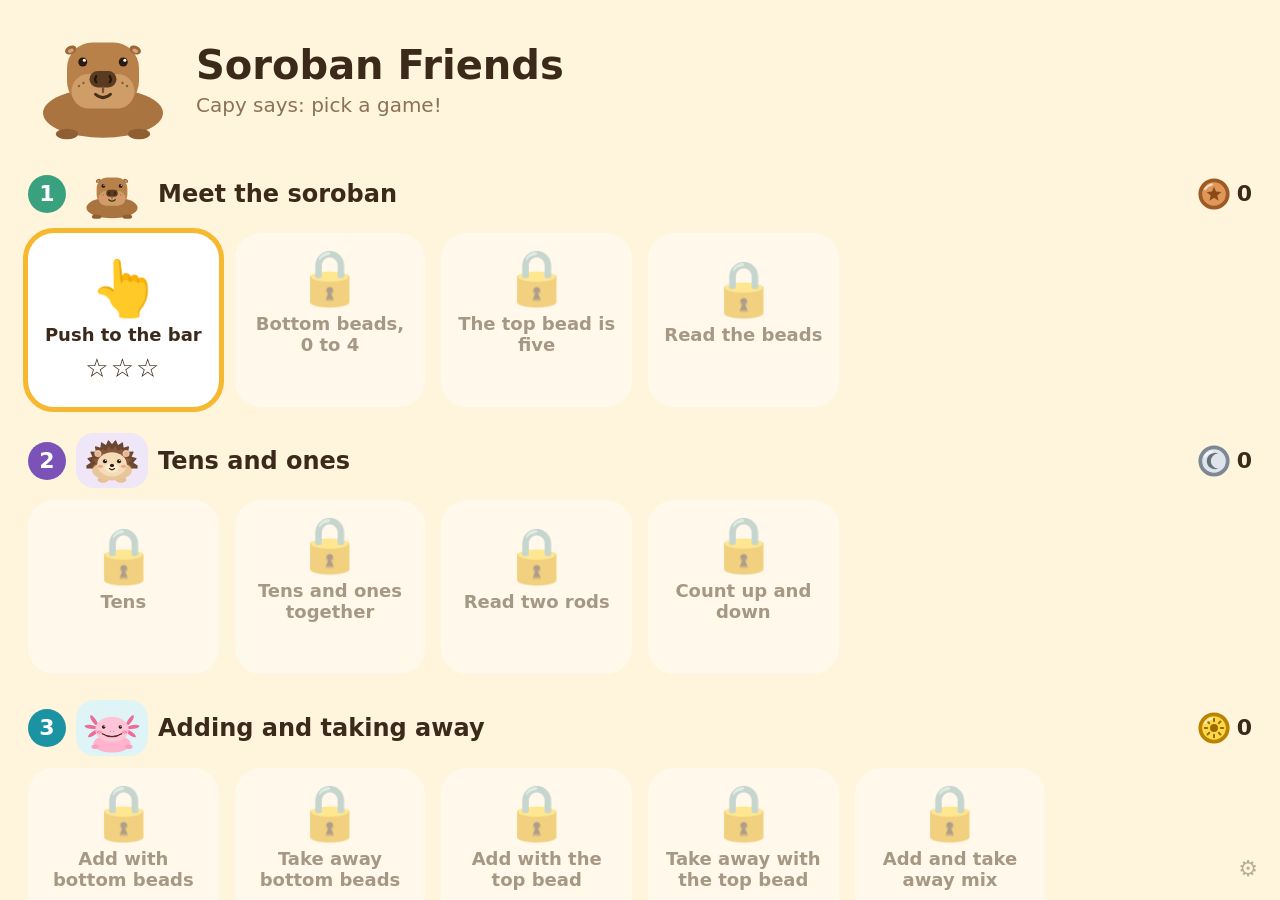
<file: docs/index.html>
<!DOCTYPE html>
<html lang="en">
<head>
<meta charset="UTF-8">
<meta name="viewport" content="width=device-width, initial-scale=1, maximum-scale=1, user-scalable=no, viewport-fit=cover">
<meta name="apple-mobile-web-app-capable" content="yes">
<meta name="apple-mobile-web-app-title" content="Soroban Friends">
<meta name="theme-color" content="#fff4dc">
<title>Soroban Friends</title>
<style>
:root {
  --bg: #fff4dc; --card: #ffffff; --ink: #3b2a1a; --muted: #8a7258;
  --brand: #3aa17e; --brand-dark: #2b7f61; --edge: #e6d2a8; --dot: #ead9b6; --gold: #f5b82e; --bad: #d9534f;
  --earth: #f08a24; --earth-off: #ecd3b0; --heaven: #e04f5f; --heaven-off: #f1c3c8;
  --frame: #8a5a33; --rod: #5a3a1e;
}
* { box-sizing: border-box; -webkit-tap-highlight-color: transparent; }
html, body { height: 100%; margin: 0; }
body {
  background: var(--bg); transition: background .3s; color: var(--ink); overflow: hidden; overscroll-behavior: none;
  font-family: ui-rounded, "SF Pro Rounded", -apple-system, system-ui, sans-serif;
  -webkit-user-select: none; user-select: none; touch-action: manipulation;
  padding: env(safe-area-inset-top) env(safe-area-inset-right) env(safe-area-inset-bottom) env(safe-area-inset-left);
}
#app { height: 100%; display: flex; flex-direction: column; }
button { font: inherit; color: inherit; border: 0; cursor: pointer; }
button:focus-visible { outline: 4px solid var(--gold); outline-offset: 2px; }

/* ---------- home ---------- */
.home { flex: 1; overflow-y: auto; padding: 20px 28px 40px; }
.hero { display: flex; align-items: center; gap: 18px; margin-bottom: 8px; }
.hero .capy { width: 150px; flex: none; }
.hero h1 { margin: 0; font-size: 40px; line-height: 1.1; }
.hero p { margin: 6px 0 0; color: var(--muted); font-size: 20px; }
.module { margin-top: 26px; }
.module h2 { font-size: 24px; margin: 0 0 12px; display: flex; align-items: center; gap: 10px; }
.module h2 .capy { width: 72px; height: auto; flex: none; background: var(--bg); border-radius: 18px; padding: 2px 4px; }
.module h2 .mtitle { min-width: 0; }
.module h2 .capy .blush { display: inline; }
.module h2 .num { background: var(--brand); color: #fff; border-radius: 50%; width: 38px; height: 38px; display: grid; place-items: center; font-size: 22px; }
.path { display: grid; grid-template-columns: repeat(auto-fill, minmax(190px, 1fr)); gap: 16px; }
.card {
  background: var(--card); border-radius: 26px; padding: 18px 12px 14px; min-height: 170px;
  display: flex; flex-direction: column; align-items: center; justify-content: center; gap: 8px;
  box-shadow: 0 5px 0 var(--edge); transition: transform .1s;
}
.card:active:not(:disabled) { transform: translateY(3px); box-shadow: 0 2px 0 var(--edge); }
.card .icon { font-size: 54px; line-height: 1; }
.card .name { font-size: 18px; font-weight: 700; text-align: center; }
.card .stars { font-size: 26px; letter-spacing: 2px; min-height: 30px; }
.card.next { outline: 5px solid var(--gold); }
.card:disabled { opacity: .45; cursor: default; box-shadow: none; }

/* ---------- lesson ---------- */
.lesson { flex: 1; display: flex; flex-direction: column; padding: 10px 22px 16px; min-height: 0; }
.top { display: flex; align-items: center; gap: 14px; }
.round { width: 64px; height: 64px; border-radius: 50%; background: var(--card); font-size: 30px; box-shadow: 0 4px 0 var(--edge); flex: none; }
.coin { display: block; }
.purse { display: flex; align-items: center; gap: 6px; background: var(--card); border-radius: 36px; padding: 5px 16px 5px 8px; box-shadow: 0 4px 0 var(--edge); font-size: 30px; font-weight: 800; min-width: 104px; position: relative; flex: none; }
.purse .coin { width: 46px; height: 46px; flex: none; }
.purse .pop { position: absolute; right: 10px; top: -10px; font-size: 26px; pointer-events: none; animation: rise 1.1s ease-out forwards; }
.pop.good { color: var(--brand-dark); } .pop.bad { color: var(--bad); }
@keyframes rise { from { transform: translateY(10px); opacity: 0; } 20% { opacity: 1; } to { transform: translateY(-24px); opacity: 0; } }
.bank { margin-left: auto; display: flex; align-items: center; gap: 6px; font-size: 22px; font-weight: 800; flex: none; }
.bank .coin { width: 34px; height: 34px; }
.bank.sm { margin-left: 0; font-size: 16px; } .bank.sm .coin { width: 24px; height: 24px; }
.earned { display: flex; align-items: center; gap: 12px; font-size: 48px; font-weight: 800; }
.earned .coin { width: 68px; height: 68px; }
.dots { flex: 1; display: flex; gap: 8px; justify-content: center; }
.dots i { width: 16px; height: 16px; border-radius: 50%; background: var(--dot); }
.dots i.done { background: var(--brand); }
.dots i.now { background: var(--gold); transform: scale(1.35); }
.stage { flex: 1; display: grid; grid-template-columns: minmax(150px, 22%) 1fr; gap: 20px; align-items: center; min-height: 0; }
.coach { display: flex; flex-direction: column; align-items: center; gap: 10px; }
.coach .capy { width: 100%; max-width: 210px; }
.bubble { background: var(--card); border-radius: 24px; padding: 12px 22px; font-size: 64px; font-weight: 800; min-width: 110px; text-align: center; box-shadow: 0 4px 0 var(--edge); line-height: 1.1; }
.bubble.sm { font-size: 40px; }
.bubble .delta { display: block; font-size: 22px; color: var(--brand-dark); }
.work { display: flex; flex-direction: column; align-items: center; gap: 14px; height: 100%; min-height: 0; justify-content: center; }
.board { width: 100%; flex: 1; min-height: 0; display: flex; justify-content: center; }
.board svg { height: 100%; max-width: 100%; touch-action: none; }
.actions { display: flex; gap: 16px; justify-content: center; min-height: 84px; width: 100%; }
.big { background: var(--brand); color: #fff; font-size: 34px; font-weight: 800; border-radius: 30px; padding: 12px 56px; min-height: 80px; box-shadow: 0 6px 0 var(--brand-dark); }
.big:active { transform: translateY(4px); box-shadow: 0 2px 0 var(--brand-dark); }
.big.alt { background: var(--card); color: var(--ink); box-shadow: 0 6px 0 var(--edge); }
.choice { background: var(--card); font-size: 52px; font-weight: 800; border-radius: 28px; min-width: 130px; min-height: 90px; box-shadow: 0 6px 0 var(--edge); }
.choice.pulse { animation: glow 1s ease-in-out infinite; }
.choice.gone { opacity: .25; pointer-events: none; }
.choice.right { background: #c9f0d8; }

/* ---------- soroban ---------- */
.soroban .frame { fill: var(--frame); }
.soroban .rod { stroke: var(--rod); stroke-width: 6; stroke-linecap: round; }
.soroban .bar { fill: #5a3a1e; }
.soroban .rod-label { fill: var(--ink); font-size: 30px; font-weight: 800; }
.soroban .bead { cursor: grab; touch-action: none; transition: transform .18s cubic-bezier(.3,.7,.3,1); }
.soroban .bead.drag { cursor: grabbing; transition: none; }
.soroban .bead .shape { stroke: rgba(0,0,0,.25); stroke-width: 3; transition: fill .15s; }
.soroban .bead .shine { fill: rgba(255,255,255,.45); }
.soroban .part-earth .shape { fill: var(--earth-off); }
.soroban .part-earth.on .shape { fill: var(--earth); }
.soroban .part-heaven .shape { fill: var(--heaven-off); }
.soroban .part-heaven.on .shape { fill: var(--heaven); }
.soroban .curtain { display: none; pointer-events: all; }
.soroban.covered .curtain { display: inline; }
.soroban .curtain rect { fill: var(--brand-dark); }
.soroban .curtain text { fill: #fff; font-size: 110px; font-weight: 800; }
.big.eyes { font-size: 60px; padding: 6px 54px; line-height: 1.2; }
.soroban .ghost { fill: rgba(255,255,255,.18); stroke: #fff; stroke-width: 6; stroke-dasharray: 12 9; pointer-events: none; }
@keyframes glow { 50% { filter: drop-shadow(0 0 12px #ffd400) drop-shadow(0 0 6px #ffd400); } }

/* ---------- capybara ---------- */
.capy { display: block; }
.capy .m-happy, .capy .m-oops, .capy .blush { display: none; }
.capy.happy .m-happy, .capy.happy .blush { display: inline; }
.capy.oops .m-oops { display: inline; }
.capy.happy { animation: hop .5s ease 2; }
.capy:not(.happy):not(.oops) .m-happy { display: inline; }
@keyframes hop { 40% { transform: translateY(-16px); } }

/* ---------- result ---------- */
.result { flex: 1; display: flex; flex-direction: column; align-items: center; justify-content: center; gap: 14px; }
.result .capy { width: 240px; }
.result h1 { margin: 0; font-size: 44px; }
.result .stars { font-size: 76px; letter-spacing: 8px; }
.result .row { display: flex; gap: 18px; margin-top: 8px; }

/* ---------- parent ---------- */
.gear { position: fixed; right: 10px; bottom: 10px; width: 44px; height: 44px; border-radius: 50%; background: transparent; opacity: .35; font-size: 22px; }
.overlay { position: fixed; inset: 0; background: rgba(40, 25, 10, .55); display: grid; place-items: center; z-index: 10; }
.overlay[hidden] { display: none; }
.panel { background: var(--card); border-radius: 26px; padding: 24px 28px; width: min(640px, 92vw); max-height: 88vh; overflow-y: auto; }
.panel h2 { margin: 0 0 4px; }
.panel p { color: var(--muted); margin: 0 0 14px; }
.panel table { width: 100%; border-collapse: collapse; margin-bottom: 14px; }
.panel td, .panel th { text-align: left; padding: 7px 6px; border-bottom: 1px solid #eee2c8; font-size: 16px; }
.panel .row { display: flex; flex-wrap: wrap; gap: 10px; margin-top: 10px; }
.pbtn { background: #f3e8cf; border-radius: 14px; padding: 12px 18px; font-size: 16px; font-weight: 700; }
.pbtn.danger { color: var(--bad); }
.pbtn.danger.armed { background: var(--bad); color: #fff; }
.pbtn.go { background: var(--brand); color: #fff; }
.mods { margin: 0 0 14px; }
.modrow { display: flex; align-items: center; justify-content: space-between; gap: 10px; padding: 6px 0; border-bottom: 1px solid #eee2c8; font-size: 16px; }
.modrow .ok { color: var(--brand-dark); font-weight: 700; padding: 0 6px; }
.modrow .pbtn { padding: 8px 14px; }
.voice { display: flex; align-items: center; gap: 10px; margin: 6px 0 4px; }
.voice label { font-weight: 700; }
.voice select { flex: 1; min-width: 0; font: inherit; font-size: 16px; padding: 10px; border-radius: 12px; border: 2px solid #eee2c8; background: #fff; }
.panel .tip { font-size: 14px; margin: 0 0 10px; }

@media (max-width: 700px), (max-height: 520px) {
  .bubble { font-size: 44px; } .big { font-size: 26px; padding: 8px 36px; min-height: 64px; }
  .hero .capy { width: 100px; } .hero h1 { font-size: 28px; }
  .module h2 .capy { width: 56px; }
}
@media (prefers-reduced-motion: reduce) {
  .capy.happy, .choice.pulse, .purse .pop { animation: none; }
  .soroban .bead { transition: none; }
}

</style>
</head>
<body>
<main id="app" aria-live="polite"></main>
<div id="parent" class="overlay" hidden></div>
<script>
// Soroban engine: pure bead logic (shared with tests) plus an SVG renderer.
(function (root, factory) {
  const api = factory();
  if (typeof module === 'object' && module.exports) module.exports = api;
  else root.Soroban = api;
})(typeof self !== 'undefined' ? self : this, function () {
  'use strict';

  // ---------- pure logic: one rod holds a digit 0-9 ----------
  const beadsFor = d => ({ heaven: d >= 5, earth: d % 5 });
  const digitFrom = ({ heaven, earth }) => (heaven ? 5 : 0) + earth;
  // Earth bead 0 is the one nearest the bar.
  const isActive = (d, kind, i) => (kind === 'heaven' ? d >= 5 : i < d % 5);
  // Push a bead toward (true) or away from (false) the bar. Earth beads move as a stack.
  function move(d, kind, i, toward) {
    const { heaven, earth } = beadsFor(d);
    if (kind === 'heaven') return digitFrom({ heaven: toward, earth });
    return digitFrom({ heaven, earth: toward ? Math.max(earth, i + 1) : Math.min(earth, i) });
  }
  const tap = (d, kind, i) => move(d, kind, i, !isActive(d, kind, i));
  const toValue = digits => digits.reduce((a, d) => a * 10 + d, 0);
  const toDigits = (n, rods) => String(n).padStart(rods, '0').slice(-rods).split('').map(Number);

  // ---------- geometry (SVG units) ----------
  const G = { rodW: 120, pad: 14, labelH: 34, bar: 140, barH: 12, bw: 88, bh: 54, pitch: 58 };
  G.deckEnd = G.bar + G.barH + 5 * G.pitch;
  G.H = G.deckEnd + 10;
  const heavenY = on => (on ? G.bar - G.bh - 3 : G.bar - G.bh - G.pitch);
  const earthY = (i, on) => (on ? G.bar + G.barH + 3 + i * G.pitch : G.deckEnd - G.bh - (3 - i) * G.pitch);
  // The two resting heights of a bead: against the bar (on) and away from it (off).
  const bounds = (kind, i) => (kind === 'heaven'
    ? { on: heavenY(true), off: heavenY(false) }
    : { on: earthY(i, true), off: earthY(i, false) });

  // A bead dragged to height y (top edge). It cannot leave its track, and it settles
  // on whichever end is nearer. `digit` is the rod's value if it were released there.
  function drag(d0, kind, i, y) {
    const { on, off } = bounds(kind, i);
    const cy = Math.min(Math.max(y, Math.min(on, off)), Math.max(on, off));
    const toward = Math.abs(cy - on) < Math.abs(cy - off);
    return { y: cy, toward, digit: move(d0, kind, i, toward) };
  }

  // ---------- SVG renderer ----------
  const NS = 'http://www.w3.org/2000/svg';
  const TAP_PX = 8; // movement under this many screen pixels counts as a tap

  function el(tag, attrs, parent) {
    const n = document.createElementNS(NS, tag);
    for (const k in attrs) n.setAttribute(k, attrs[k]);
    if (parent) parent.appendChild(n);
    return n;
  }

  // opts: { rods, labels, onChange(digits) }. onChange fires when a finger lifts and the
  // rods hold a different value than before it touched down.
  function create(host, opts = {}) {
    const rods = opts.rods || 1;
    const digits = Array(rods).fill(0);
    let locked = false;
    const W = rods * G.rodW + 2 * G.pad;

    const svg = el('svg', { viewBox: `0 0 ${W} ${G.labelH + G.H + 2 * G.pad}`, class: 'soroban' });
    el('rect', { x: 0, y: G.labelH, width: W, height: G.H + 2 * G.pad, rx: 22, class: 'frame' }, svg);
    const board = el('g', { transform: `translate(${G.pad},${G.labelH + G.pad})` }, svg);

    const centerX = r => r * G.rodW + G.rodW / 2;
    for (let r = 0; r < rods; r++) {
      el('line', { x1: centerX(r), x2: centerX(r), y1: 0, y2: G.H, class: 'rod' }, board);
      if (opts.labels) {
        const t = el('text', { x: G.pad + centerX(r), y: G.labelH - 10, class: 'rod-label', 'text-anchor': 'middle' }, svg);
        t.textContent = opts.labels[r];
      }
    }
    el('rect', { x: 0, y: G.bar, width: rods * G.rodW, height: G.barH, class: 'bar' }, board);

    const bead = kind => {
      const g = el('g', { class: `bead part-${kind}` }, board);
      el('ellipse', { rx: G.bw / 2, ry: G.bh / 2, class: 'shape' }, g);
      el('ellipse', { cx: -14, cy: -11, rx: 18, ry: 7, class: 'shine' }, g);
      return g;
    };
    const refs = [];
    for (let r = 0; r < rods; r++) {
      refs.push({ heaven: bead('heaven'), earth: [0, 1, 2, 3].map(() => bead('earth')) });
    }

    const place = (g, cx, y, on) => {
      g.style.transform = `translate(${cx}px,${y + G.bh / 2}px)`;
      g.classList.toggle('on', on);
    };
    // `skip` is the bead under a finger; it is positioned by the drag, not by its digit.
    const layout = skip => digits.forEach((d, r) => {
      const cx = centerX(r);
      if (refs[r].heaven !== skip) place(refs[r].heaven, cx, heavenY(d >= 5), d >= 5);
      refs[r].earth.forEach((g, i) => { if (g !== skip) place(g, cx, earthY(i, i < d % 5), i < d % 5); });
    });
    const scale = () => {
      const b = svg.getBoundingClientRect(), vb = svg.viewBox.baseVal;
      return Math.min(b.width / vb.width, b.height / vb.height) || 1;
    };

    // The bead follows the finger along its track and pushes the beads it touches, like a
    // real soroban. Lifting settles it at the nearer end. A short touch toggles it.
    function bindBead(g, r, kind, i) {
      let d = null;
      g.addEventListener('pointerdown', e => {
        if (locked || d) return;
        e.preventDefault();
        const d0 = digits[r];
        const b = bounds(kind, i);
        d = { id: e.pointerId, y0: e.clientY, d0, base: isActive(d0, kind, i) ? b.on : b.off, moved: false };
        g.setPointerCapture(e.pointerId);
        g.classList.add('drag');
      });
      g.addEventListener('pointermove', e => {
        if (!d || e.pointerId !== d.id) return;
        const dy = e.clientY - d.y0;
        if (Math.abs(dy) > TAP_PX) d.moved = true;
        if (!d.moved) return;
        const s = drag(d.d0, kind, i, d.base + dy / scale());
        if (s.digit !== digits[r]) { digits[r] = s.digit; layout(g); }
        place(g, centerX(r), s.y, s.toward);
      });
      const end = (e, cancelled) => {
        if (!d || e.pointerId !== d.id) return;
        const { d0, moved } = d;
        d = null;
        g.classList.remove('drag');
        if (cancelled) digits[r] = d0;
        else if (!moved) digits[r] = tap(d0, kind, i);
        layout();
        if (!cancelled && digits[r] !== d0 && opts.onChange) opts.onChange(digits.slice());
      };
      g.addEventListener('pointerup', e => end(e, false));
      g.addEventListener('pointercancel', e => end(e, true));
    }
    refs.forEach((ref, r) => {
      bindBead(ref.heaven, r, 'heaven', 0);
      ref.earth.forEach((g, i) => bindBead(g, r, 'earth', i));
    });

    // A curtain over the whole frame hides the beads (for the "picture it in your head" lessons).
    const curtain = el('g', { class: 'curtain' }, svg);
    el('rect', { x: 0, y: G.labelH, width: W, height: G.H + 2 * G.pad, rx: 22 }, curtain);
    el('text', { x: W / 2, y: G.labelH + (G.H + 2 * G.pad) / 2 + 36, 'text-anchor': 'middle' }, curtain).textContent = '?';

    host.replaceChildren(svg);
    layout();

    return {
      el: svg,
      get digits() { return digits.slice(); },
      get value() { return toValue(digits); },
      // Programmatic changes never fire onChange.
      set(ds) { digits.splice(0, rods, ...ds); layout(); },
      setValue(n) { this.set(toDigits(n, rods)); },
      lock(v) { locked = v; },
      cover(on) { svg.classList.toggle('covered', Boolean(on)); },
      get covered() { return svg.classList.contains('covered'); },
      // Outline where the beads should be for `target` digits, or clear with null.
      ghost(target) {
        board.querySelectorAll('.ghost').forEach(n => n.remove());
        if (!target) return;
        target.forEach((d, r) => {
          const spots = [];
          if (d >= 5) spots.push(heavenY(true));
          for (let i = 0; i < d % 5; i++) spots.push(earthY(i, true));
          spots.forEach(y => el('ellipse', { class: 'ghost', cx: centerX(r), cy: y + G.bh / 2, rx: G.bw / 2, ry: G.bh / 2 }, board));
        });
      },
    };
  }

  return { beadsFor, digitFrom, isActive, move, tap, toValue, toDigits, bounds, drag, create };
});

</script>
<script>
// Lesson data for Modules 1 and 2. Each lesson declares how to generate its items.
//
// Item shapes (all spoken via `say`; the child never has to read):
//   set  : { kind, rods, show, badge?, hint?, start[], target[], answer, say }  child moves the beads to `target`
//   read : { kind, rods, target[], answer, choices[3], say }                    child picks the number shown
//   flash  : { kind, rods, target[], answer, choices[3], showMs, say, ask }          beads show, then hide; he picks the number
//   recall : { kind, rods, start[], target[], answer, showMs, say, ask }             beads show, then clear; he builds the number
//   mind   : { kind, rods, show, badge, start[], target[], answer, choices[3], showMs, say, ask }
//                                                                                    beads show, then hide; he adds or takes away in his head.
//                                                                                    `show` is the number to remember and is never displayed.
//   Add/take-away items are `set` items too: `start` is the number already on the beads, `badge` shows
//   the move (+3, -2), and the child moves the beads to `target`.
(function (root, factory) {
  const api = factory();
  if (typeof module === 'object' && module.exports) module.exports = api;
  else root.Lessons = api;
})(typeof self !== 'undefined' ? self : this, function () {
  'use strict';

  // ---------- small helpers ----------
  function mulberry32(seed) {
    return function () {
      seed = (seed + 0x6d2b79f5) | 0;
      let t = Math.imul(seed ^ (seed >>> 15), 1 | seed);
      t = (t + Math.imul(t ^ (t >>> 7), 61 | t)) ^ t;
      return ((t ^ (t >>> 14)) >>> 0) / 4294967296;
    };
  }
  const int = (rng, lo, hi) => lo + Math.floor(rng() * (hi - lo + 1));
  function shuffle(rng, a) {
    a = a.slice();
    for (let i = a.length - 1; i > 0; i--) {
      const j = int(rng, 0, i);
      [a[i], a[j]] = [a[j], a[i]];
    }
    return a;
  }
  const range = (lo, hi, step = 1) => { const r = []; for (let v = lo; v <= hi; v += step) r.push(v); return r; };
  // n values drawn evenly from a pool of unique values, never the same twice in a row.
  function balanced(rng, pool, n) {
    const out = [];
    while (out.length < n) {
      const round = shuffle(rng, pool);
      if (out.length && pool.length > 1 && round[0] === out[out.length - 1]) round.push(round.shift());
      out.push(...round);
    }
    return out.slice(0, n);
  }
  const digitsOf = (n, rods) => String(n).padStart(rods, '0').split('').map(Number);

  // ---------- item builders ----------
  const setItem = (v, rods, extra = {}) => ({
    kind: 'set', rods, show: v, start: Array(rods).fill(0), target: digitsOf(v, rods), answer: v,
    say: `Show ${v} on your abacus. Then show it here.`,
    ...extra,
  });
  const readItem = (v, rods, choices) => ({
    kind: 'read', rods, target: digitsOf(v, rods), answer: v, choices, say: 'What number do you see?',
  });


  // "Start on `a`, then add or take away `d`." The beads begin at `a`.
  const moveItem = (a, d, rods, extra = {}) => {
    const b = a + d;
    const item = {
      kind: 'set', rods, show: a, badge: (d > 0 ? '+' : '\u2212') + Math.abs(d),
      start: digitsOf(a, rods), target: digitsOf(b, rods), answer: b,
      say: `The abacus shows ${a}. ${d > 0 ? 'Add' : 'Take away'} ${Math.abs(d)}. What is ${a} ${d > 0 ? 'plus' : 'minus'} ${Math.abs(d)}?`,
      ...extra,
    };
    if (item.how && item.hint) item.say += ' ' + item.how;   // the method is spoken only where the dotted hint shows
    return item;
  };
  // Every (a, d) pair whose result stays on one rod and passes `ok`.
  const pairs = (aLo, aHi, dSign, ok) => {
    const out = [];
    for (let a = aLo; a <= aHi; a++) for (let m = 1; m <= 9; m++) {
      const d = dSign * m, b = a + d;
      if (b >= 0 && b <= 9 && ok(a, d, b)) out.push([a, d]);
    }
    return out;
  };
  // Pick n pairs, spreading across different starting numbers and amounts.
  function spread(rng, pool, n) {
    const out = [], used = new Set();
    for (const [a, d] of shuffle(rng, pool)) {
      if (out.length >= n) break;
      const k = a + ':' + d;
      if (!used.has(k)) { used.add(k); out.push([a, d]); }
    }
    return out;
  }

  // A move the beads allow directly: no complement, no carry, no borrow.
  const isDirect = (a, d, b) => (d > 0
    ? (b <= 4 || (a >= 5 && d <= 4) || (d === 5 && a <= 4))
    : (a <= 4 || (b >= 5 && d >= -4) || d === -5));
  const how5 = d => { const k = 5 - Math.abs(d); return d > 0 ? `Try it: add 5, then take away ${k}.` : `Try it: take away 5, then put back ${k}.`; };
  const how10 = d => { const k = 10 - Math.abs(d); return d > 0 ? `Try it: add 10, then take away ${k}.` : `Try it: take away 10, then put back ${k}.`; };
  // Friends of five: the move crosses 5, so the top bead and the bottom beads move in opposite directions.
  const ADD5 = pairs(1, 4, +1, (a, d, b) => d <= 4 && b >= 5);
  const SUB5 = pairs(5, 8, -1, (a, d, b) => -d <= 4 && b <= 4);
  // Friends of ten: carry or borrow exactly one ten. The tens rod always moves one step directly.
  // onesDirect keeps the ones rod gentle too, for the first lessons.
  function tenPool(sign, onesDirect) {
    const out = [];
    for (let n = sign > 0 ? 1 : 10; n <= (sign > 0 ? 89 : 99); n++) {
      const t = Math.floor(n / 10), a = n % 10;
      for (let m = 1; m <= 9; m++) {
        const b = n + sign * m;
        if (b < 0 || b > 99) continue;
        const bt = Math.floor(b / 10), ba = b % 10;
        if (bt !== t + sign) continue;
        if (!isDirect(t, sign, bt)) continue;
        if (onesDirect && !isDirect(a, ba - a, ba)) continue;
        out.push([n, sign * m]);
      }
    }
    return out;
  }

  // ---- module 6: bigger numbers ----
  const onesOf = n => n % 10, tensOf = n => Math.floor(n / 10);
  const tag = (list, five) => list.map(([x, d]) => ({ x, d, five }));
  // The method for a friend-of-five move, said for one named rod. `d` is the change on that rod.
  const howRod = (rod, d) => {
    const k = 5 - Math.abs(d);
    return d > 0 ? `Try it on the ${rod} rod: add 5, then take away ${k}.` : `Try it on the ${rod} rod: take away 5, then put back ${k}.`;
  };
  // The ones rod runs past 9 (carry) or below 0 (borrow). Only meaningful when the amount's ones digit is not 0.
  const wraps = (n, b, sign) => (sign > 0 ? onesOf(b) < onesOf(n) : onesOf(b) > onesOf(n));
  // Every (n, +/-amount): start 1..99, a two-digit amount whose ones digit is not 0, result kept in 1..99
  // (never an empty board, which would read as a trivial x minus x).
  function twoRod(sign, ok) {
    const out = [];
    for (let n = 1; n <= 99; n++) for (let m = 11; m <= 99; m++) {
      const b = n + sign * m;
      if (m % 10 !== 0 && b >= 1 && b <= 99 && ok(n, b)) out.push([n, sign * m]);
    }
    return out;
  }

  // ---- module 7: picture the beads ----
  const flashItem = (v, rods, choices, showMs) => ({
    kind: 'flash', rods, target: digitsOf(v, rods), answer: v, choices, showMs,
    say: 'Tap the eyes. Look at the beads and remember the number.',
    ask: 'What number was it?',
  });
  const recallItem = (v, rods, showMs) => ({
    kind: 'recall', rods, start: Array(rods).fill(0), target: digitsOf(v, rods), answer: v, showMs,
    say: 'Tap the eyes. Look at the beads, then build the same number.',
    ask: 'Now build the number you saw.',
  });
  // "Remember `a`, then add or take away `d` in your head." The wrong choices are the mistakes a child
  // actually makes: going the wrong way, being off by one, or forgetting to move at all.
  function mindItem(rng, a, d, rods = 1, showMs = 3000) {
    const b = a + d, max = rods === 2 ? 99 : 9, wrong = [];
    const add = x => { if (x >= 0 && x <= max && x !== b && !wrong.includes(x)) wrong.push(x); };
    add(a - d); add(b + (rng() < 0.5 ? 1 : -1)); add(a); add(b + 1); add(b - 1);
    return {
      kind: 'mind', rods, show: a, badge: (d > 0 ? '+' : '\u2212') + Math.abs(d),
      start: digitsOf(a, rods), target: digitsOf(b, rods), answer: b,
      choices: shuffle(rng, [b, ...wrong.slice(0, 2)]), showMs,
      say: 'Tap the eyes. Remember the number on the beads.',
      ask: `Now ${d > 0 ? 'add' : 'take away'} ${Math.abs(d)} in your head. What is the answer?`,
    };
  }
  const takeAway1 = (a, d, b) => b >= 1 && isDirect(a, d, b);   // a mental answer is never an empty board

  // Wrong answers a child is likely to pick.
  function digitChoices(rng, d) {
    const near = [d + 1, d - 1, d < 5 ? d + 5 : d - 5].filter(x => x >= 0 && x <= 9);
    return shuffle(rng, [d, ...shuffle(rng, near).slice(0, 2)]);
  }
  function numberChoices(rng, v) {
    const swap = (v % 10) * 10 + Math.floor(v / 10); // digits reversed: the classic place-value mix-up
    const near = [v + 1, v - 1, v + 10, v - 10].filter(x => x >= 10 && x <= 99);
    const wrong = swap !== v && swap >= 10 ? [swap] : [];
    for (const x of shuffle(rng, near)) if (wrong.length < 2 && !wrong.includes(x)) wrong.push(x);
    return shuffle(rng, [v, ...wrong]);
  }

  // ---------- curriculum ----------
  const MODULES = [
    { id: 1, title: 'Meet the soroban' },
    { id: 2, title: 'Tens and ones' },
    { id: 3, title: 'Adding and taking away' },
    { id: 4, title: 'Friends of five' },
    { id: 5, title: 'Friends of ten' },
    { id: 6, title: 'Bigger numbers' },
    { id: 7, title: 'Picture the beads' },
  ];

  const LESSONS = [
    {
      id: '1.1', module: 1, icon: '👆', title: 'Push to the bar', rods: 1, count: 10, mastery: 9,
      intro: 'Hi! I am Capy. This is a soroban. Beads count when they touch the bar in the middle.',
      gen: rng => balanced(rng, [1, 5], 10).map((v, i) => setItem(v, 1, {
        hint: i < 3,
        say: v === 1 ? 'Push one bottom bead up to the bar.' : 'Push the top bead down to the bar.',
      })),
    },
    {
      id: '1.2', module: 1, icon: '🌱', title: 'Bottom beads, 0 to 4', rods: 1, count: 10, mastery: 9,
      intro: 'Push beads up to the bar to count them. Let us try the bottom beads.',
      // Zero means clearing: start with beads at the bar and push them all away.
      gen: rng => balanced(rng, range(0, 4), 10).map(v => setItem(v, 1, v === 0
        ? { start: [int(rng, 1, 4)], say: 'Clear the beads. Push every bead away from the bar.' }
        : {})),
    },
    {
      id: '1.3', module: 1, icon: '🍊', title: 'The top bead is five', rods: 1, count: 10, mastery: 9,
      intro: 'The top bead is worth five! Push it down to the bar.',
      gen: rng => balanced(rng, range(5, 9), 10).map(v => setItem(v, 1)),
    },
    {
      id: '1.4', module: 1, icon: '👀', title: 'Read the beads', rods: 1, count: 10, mastery: 9,
      intro: 'Now you read the beads. Which number is it?',
      gen: rng => balanced(rng, range(0, 9), 10).map(v => readItem(v, 1, digitChoices(rng, v))),
    },
    {
      id: '2.1', module: 2, icon: '🔟', title: 'Tens', rods: 2, count: 10, mastery: 8,
      intro: 'Two rods! The left rod is tens. The right rod is ones.',
      gen: rng => balanced(rng, range(10, 90, 10), 10).map(v =>
        setItem(v, 2, { say: `Show ${v}. Tens go on the left rod.` })),
    },
    {
      id: '2.2', module: 2, icon: '🧩', title: 'Tens and ones together', rods: 2, count: 10, mastery: 8,
      intro: 'Tens and ones together! Set the left rod, then the right rod.',
      gen: rng => {
        // Four numbers that need the top bead on both rods, six others.
        const both = range(5, 9).flatMap(t => range(5, 9).map(o => t * 10 + o));
        const heavy = shuffle(rng, both).slice(0, 4);
        const rest = range(11, 99).filter(v => v % 10 && !heavy.includes(v));
        return shuffle(rng, [...heavy, ...shuffle(rng, rest).slice(0, 6)]).map(v => setItem(v, 2));
      },
    },
    {
      id: '2.3', module: 2, icon: '🔍', title: 'Read two rods', rods: 2, count: 10, mastery: 8,
      intro: 'Which number do the beads show? Look at both rods.',
      gen: rng => shuffle(rng, range(11, 99).filter(v => v % 10))
        .slice(0, 10).map(v => readItem(v, 2, numberChoices(rng, v))),
    },
    {
      id: '2.4', module: 2, icon: '🪜', title: 'Count up and down', rods: 2, count: 10, mastery: 8,
      intro: 'Count with the beads! Move to the next number.',
      gen: rng => {
        const mk = (n, delta) => ({
          kind: 'set', rods: 2, show: n, badge: delta > 0 ? '+1' : '−1',
          start: digitsOf(n, 2), target: digitsOf(n + delta, 2), answer: n + delta,
          say: `The abacus shows ${n}. Show the number that comes right ${delta > 0 ? 'after' : 'before'}.`,
        });
        const pick = (pool, k) => shuffle(rng, pool).slice(0, k);
        const afterPlain = range(11, 88).filter(n => n % 10 >= 1 && n % 10 <= 8);
        const beforePlain = range(11, 99).filter(n => n % 10 >= 1);
        return shuffle(rng, [
          ...pick(range(19, 89, 10), 2).map(n => mk(n, +1)), // crosses a ten: 39 to 40
          ...pick(afterPlain, 3).map(n => mk(n, +1)),
          ...pick(range(20, 90, 10), 2).map(n => mk(n, -1)), // crosses a ten: 40 to 39
          ...pick(beforePlain, 3).map(n => mk(n, -1)),
        ]);
      },
    },

    // ---------- Module 3: add and take away, no complements ----------
    // Each move stays inside what the beads allow directly: bottom beads for 1-4, the top bead for 5.
    {
      id: '3.1', module: 3, icon: '➕', title: 'Add with bottom beads', rods: 1, count: 10, mastery: 8,
      intro: 'Now we add! Start with the number on the beads, then push more beads up.',
      gen: rng => spread(rng, pairs(0, 3, +1, (a, d, b) => b <= 4), 10).map(([a, d], i) => moveItem(a, d, 1, { hint: i < 3 })),
    },
    {
      id: '3.2', module: 3, icon: '➖', title: 'Take away bottom beads', rods: 1, count: 10, mastery: 8,
      intro: 'Now we take away! Push beads back down, away from the bar.',
      gen: rng => spread(rng, pairs(1, 4, -1, (a, d, b) => a <= 4), 10).map(([a, d], i) => moveItem(a, d, 1, { hint: i < 3 })),
    },
    {
      id: '3.3', module: 3, icon: '🖐️', title: 'Add with the top bead', rods: 1, count: 10, mastery: 8,
      intro: 'The top bead helps us add! Five plus some more.',
      // Adding 5 uses the top bead; adding 1-4 on top of a 5 uses the bottom beads.
      gen: rng => spread(rng, [
        ...pairs(0, 4, +1, (a, d, b) => d === 5 && b <= 9),
        ...pairs(5, 8, +1, (a, d, b) => d <= 4 && b <= 9),
      ], 10).map(([a, d], i) => moveItem(a, d, 1, { hint: i < 3 })),
    },
    {
      id: '3.4', module: 3, icon: '🎈', title: 'Take away with the top bead', rods: 1, count: 10, mastery: 8,
      intro: 'The top bead helps us take away too! Lift it away from the bar.',
      gen: rng => spread(rng, [
        ...pairs(5, 9, -1, (a, d, b) => d === -5),
        ...pairs(6, 9, -1, (a, d, b) => d >= -4 && b >= 5),
      ], 10).map(([a, d], i) => moveItem(a, d, 1, { hint: i < 3 })),
    },
    {
      id: '3.5', module: 3, icon: '🎯', title: 'Add and take away mix', rods: 1, count: 12, mastery: 10,
      intro: 'Plus and minus together! Watch the sign, then move the beads.',
      gen: rng => {
        // Only moves a child can do directly, with both signs in equal measure.
        const up = spread(rng, pairs(0, 9, +1, isDirect), 6);
        const down = spread(rng, pairs(1, 9, -1, isDirect), 6);
        return shuffle(rng, [...up, ...down]).map(([a, d]) => moveItem(a, d, 1));
      },
    },

    // ---------- Module 4: friends of five ----------
    // Not enough bottom beads? The top bead and a bottom bead move in opposite directions.
    {
      id: '4.1', module: 4, icon: '🤝', title: 'Friends of five: adding', rods: 1, count: 10, mastery: 8,
      intro: 'Friends of five! When there are not enough bottom beads, the top bead helps.',
      gen: rng => spread(rng, ADD5, 10).map(([a, d], i) => moveItem(a, d, 1, { hint: i < 3, how: how5(d) })),
    },
    {
      id: '4.2', module: 4, icon: '🪁', title: 'Friends of five: taking away', rods: 1, count: 10, mastery: 8,
      intro: 'Taking away needs the friends of five too. Lift the top bead, then put some bottom beads back.',
      gen: rng => spread(rng, SUB5, 10).map(([a, d], i) => moveItem(a, d, 1, { hint: i < 3, how: how5(d) })),
    },
    {
      id: '4.3', module: 4, icon: '🎲', title: 'Friends of five mix', rods: 1, count: 12, mastery: 10,
      intro: 'A mix of everything you know so far!',
      gen: rng => shuffle(rng, [
        ...spread(rng, ADD5, 4), ...spread(rng, SUB5, 4),
        ...spread(rng, pairs(0, 9, +1, isDirect), 2), ...spread(rng, pairs(1, 9, -1, isDirect), 2),
      ]).map(([a, d]) => moveItem(a, d, 1)),
    },

    // ---------- Module 5: friends of ten (two rods) ----------
    {
      id: '5.1', module: 5, icon: '🔟', title: 'Friends of ten: carrying', rods: 2, count: 10, mastery: 8,
      intro: 'Friends of ten! When the ones rod is full, we carry one bead to the tens rod.',
      gen: rng => spread(rng, tenPool(+1, true), 10).map(([n, d], i) => moveItem(n, d, 2, { hint: i < 3, how: how10(d) })),
    },
    {
      id: '5.2', module: 5, icon: '🏠', title: 'Friends of ten: borrowing', rods: 2, count: 10, mastery: 8,
      intro: 'Taking away needs the friends of ten too. We borrow one bead from the tens rod.',
      gen: rng => spread(rng, tenPool(-1, true), 10).map(([n, d], i) => moveItem(n, d, 2, { hint: i < 3, how: how10(d) })),
    },
    {
      id: '5.3', module: 5, icon: '🌈', title: 'Carrying and borrowing', rods: 2, count: 12, mastery: 10,
      intro: 'Carry and borrow together! Watch the sign.',
      gen: rng => shuffle(rng, [
        ...spread(rng, tenPool(+1, false), 6), ...spread(rng, tenPool(-1, false), 6),
      ]).map(([n, d]) => moveItem(n, d, 2)),
    },

    // ---------- Module 6: bigger numbers (two rods, every technique) ----------
    // Lessons 6.1 and 6.2 move one rod and leave the other alone; 6.3 to 6.5 bring them together.
    {
      id: '6.1', module: 6, icon: '🌼', title: 'Big numbers: ones rod', rods: 2, count: 10, mastery: 8,
      intro: 'Bigger numbers! Only the ones rod changes. The tens rod stays where it is.',
      gen: rng => shuffle(rng, [
        ...tag(spread(rng, ADD5, 3), true), ...tag(spread(rng, SUB5, 3), true),
        ...tag(spread(rng, pairs(0, 9, +1, isDirect), 2), false), ...tag(spread(rng, pairs(1, 9, -1, isDirect), 2), false),
      ]).map(({ x: a, d, five }, i) =>
        moveItem(int(rng, 1, 9) * 10 + a, d, 2, { hint: i < 3, how: five ? howRod('ones', d) : undefined })),
    },
    {
      id: '6.2', module: 6, icon: '🍀', title: 'Big numbers: tens rod', rods: 2, count: 10, mastery: 8,
      intro: 'Now only the tens rod changes. The ones rod stays where it is.',
      gen: rng => shuffle(rng, [
        ...tag(spread(rng, ADD5, 3), true), ...tag(spread(rng, SUB5, 3), true),
        ...tag(spread(rng, pairs(0, 9, +1, isDirect), 2), false), ...tag(spread(rng, pairs(1, 9, -1, isDirect), 2), false),
      ]).map(({ x: t, d, five }, i) =>
        moveItem(t * 10 + int(rng, 1, 9), d * 10, 2, { hint: i < 3, how: five ? howRod('tens', d) : undefined })),
    },
    {
      id: '6.3', module: 6, icon: '🌻', title: 'Both rods together', rods: 2, count: 10, mastery: 8,
      intro: 'Both rods change this time! Do the tens, then the ones.',
      gen: rng => shuffle(rng, [
        ...spread(rng, twoRod(+1, (n, b) => !wraps(n, b, +1)), 5),
        ...spread(rng, twoRod(-1, (n, b) => !wraps(n, b, -1)), 5),
      ]).map(([n, d], i) => moveItem(n, d, 2, { hint: i < 3 })),
    },
    {
      id: '6.4', module: 6, icon: '🥕', title: 'Big number mix', rods: 2, count: 12, mastery: 10,
      intro: 'A mix of everything! Look at the sign and the number, then move the beads.',
      gen: rng => {
        const four = () => [
          ...spread(rng, ADD5, 1), ...spread(rng, SUB5, 1),
          ...spread(rng, pairs(0, 9, +1, isDirect), 1), ...spread(rng, pairs(1, 9, -1, isDirect), 1),
        ];
        const onesRod = four().map(([a, d]) => [int(rng, 1, 9) * 10 + a, d]);
        const tensRod = four().map(([t, d]) => [t * 10 + int(rng, 1, 9), d * 10]);
        const carry = [...spread(rng, tenPool(+1, false), 1), ...spread(rng, tenPool(-1, false), 1)];
        const both = [...spread(rng, twoRod(+1, (n, b) => !wraps(n, b, +1)), 1), ...spread(rng, twoRod(-1, (n, b) => !wraps(n, b, -1)), 1)];
        return shuffle(rng, [...onesRod, ...tensRod, ...carry, ...both]).map(([n, d]) => moveItem(n, d, 2));
      },
    },
    {
      id: '6.5', module: 6, icon: '🏆', title: 'Big number challenge', rods: 2, count: 10, mastery: 8,
      intro: 'Big carrying and borrowing! Take your time.',
      gen: rng => shuffle(rng, [
        ...spread(rng, twoRod(+1, (n, b) => wraps(n, b, +1)), 5),
        ...spread(rng, twoRod(-1, (n, b) => wraps(n, b, -1)), 5),
      ]).map(([n, d], i) => moveItem(n, d, 2, { hint: i < 3 })),
    },

    // ---------- Module 7: picture the beads (the bridge to mental abacus) ----------
    // The beads show for a few seconds, then hide. First he remembers a number, then builds it,
    // then adds and takes away in his head. A parent can change how long the picture stays.
    {
      id: '7.1', module: 7, icon: '👀', title: 'Peek and pick', rods: 1, count: 10, mastery: 8,
      intro: 'Draco has a secret! The beads will hide, so remember the number.',
      gen: rng => balanced(rng, range(1, 9), 10).map(v => flashItem(v, 1, digitChoices(rng, v), 3000)),
    },
    {
      id: '7.2', module: 7, icon: '🧱', title: 'Peek and build', rods: 1, count: 10, mastery: 8,
      intro: 'Look at the beads. They will hide, and then you build the same number!',
      gen: rng => balanced(rng, range(1, 9), 10).map(v => recallItem(v, 1, 2500)),
    },
    {
      id: '7.3', module: 7, icon: '🏰', title: 'Peek and build two rods', rods: 2, count: 10, mastery: 8,
      intro: 'Two rods this time! Look at the tens and the ones, then build the number.',
      gen: rng => {
        const heavy = shuffle(rng, range(5, 9).flatMap(t => range(5, 9).map(o => t * 10 + o))).slice(0, 4);
        const rest = range(11, 99).filter(v => v % 10 && !heavy.includes(v));
        return shuffle(rng, [...heavy, ...shuffle(rng, rest).slice(0, 6)]).map(v => recallItem(v, 2, 4000));
      },
    },
    {
      id: '7.4', module: 7, icon: '🧠', title: 'Imagine plus and minus', rods: 1, count: 10, mastery: 8,
      intro: 'Now use your imagination! See the beads in your head, then add or take away.',
      gen: rng => shuffle(rng, [
        ...spread(rng, pairs(1, 8, +1, isDirect), 5),
        ...spread(rng, pairs(2, 9, -1, takeAway1), 5),
      ]).map(([a, d]) => mindItem(rng, a, d)),
    },
    {
      id: '7.5', module: 7, icon: '✨', title: 'Imagine friends of five', rods: 1, count: 10, mastery: 8,
      intro: 'Friends of five in your imagination! See the top bead and the bottom beads move.',
      gen: rng => shuffle(rng, [
        ...spread(rng, ADD5, 3), ...spread(rng, SUB5, 3),
        ...spread(rng, pairs(1, 8, +1, isDirect), 2), ...spread(rng, pairs(2, 9, -1, takeAway1), 2),
      ]).map(([a, d]) => mindItem(rng, a, d)),
    },
  ];

  const ORDER = LESSONS.map(l => l.id);
  const byId = Object.fromEntries(LESSONS.map(l => [l.id, l]));
  return { MODULES, LESSONS, ORDER, byId, mulberry32, shuffle, balanced };
});

</script>
<script>
// Session runner (one pass through a lesson) and saved progress. No DOM, so it is fully testable.
(function (root, factory) {
  const api = factory();
  if (typeof module === 'object' && module.exports) module.exports = api;
  else root.Runner = api;
})(typeof self !== 'undefined' ? self : this, function () {
  'use strict';

  // ---------- session ----------
  // Score counts first-try answers only. A missed item comes back once at the end as practice.
  function start(lesson, rng) {
    const queue = lesson.gen(rng);
    return { lesson, queue, pos: 0, attempts: 0, firstTry: 0, total: queue.length };
  }
  const current = s => s.queue[s.pos] || null;

  // Returns { outcome: 'correct' | 'retry' | 'hint', done }.
  function submit(s, ok) {
    const item = s.queue[s.pos];
    if (ok) {
      if (s.attempts === 0 && !item.retry) s.firstTry++;
      s.pos++;
      s.attempts = 0;
      return { outcome: 'correct', done: s.pos >= s.queue.length };
    }
    s.attempts++;
    if (!item.retry && !item.requeued) {
      item.requeued = true;
      s.queue.push({ ...item, retry: true });
    }
    return { outcome: s.attempts >= 2 ? 'hint' : 'retry', done: false };
  }

  function result(s) {
    const score = s.firstTry, of = s.total;
    const passed = score >= s.lesson.mastery;
    return { score, of, passed, stars: score === of ? 3 : passed ? 2 : 1 };
  }

  // ---------- progress ----------
  const KEY = 'capy.progress.v1';
  // How long a picture stays on screen in the memory lessons. A parent can lengthen or shorten it.
  const PEEKS = [{ scale: 1, label: 'Normal' }, { scale: 1.7, label: 'Long' }, { scale: 0.7, label: 'Short' }];
  // coins: { copper: 12, ... } one count per coin type. Anything that is not a positive whole number is dropped.
  function cleanCoins(c) {
    const out = {};
    if (c && typeof c === 'object' && !Array.isArray(c)) for (const k of Object.keys(c)) if (Number.isInteger(c[k]) && c[k] > 0) out[k] = c[k];
    return out;
  }
  const fresh = () => ({ lessons: {}, unlockAll: false, openModules: [], sound: true, voice: '', peekScale: 1, coins: {} });

  function load(storage) {
    try {
      const p = JSON.parse(storage.getItem(KEY));
      return p && typeof p === 'object'
        ? { ...fresh(), ...p, lessons: { ...(p.lessons || {}) }, openModules: Array.isArray(p.openModules) ? p.openModules.filter(Number.isInteger) : [],
            peekScale: PEEKS.some(x => x.scale === p.peekScale) ? p.peekScale : 1, coins: cleanCoins(p.coins) }
        : fresh();
    } catch (e) {
      return fresh();
    }
  }
  function save(storage, p) {
    try { storage.setItem(KEY, JSON.stringify(p)); } catch (e) { /* storage unavailable: keep playing */ }
  }
  function record(p, id, res, now) {
    const c = p.lessons[id] || { plays: 0, best: 0, stars: 0, passed: false };
    p.lessons[id] = {
      plays: c.plays + 1,
      best: Math.max(c.best, res.score),
      stars: Math.max(c.stars, res.stars),
      passed: c.passed || res.passed,
      last: now,
    };
    return p;
  }
  // Erase scores, unlocks and coins but keep the settings a parent chose (sound, voice, memory time).
  function wipe(p) {
    p.lessons = {};
    p.unlockAll = false;
    p.openModules = [];
    p.coins = {};
    return p;
  }
  // A lesson opens once the one before it is passed.
  // A parent can also open a whole module (`module` is the lesson's module number).
  function unlocked(p, order, id, module) {
    const i = order.indexOf(id);
    return p.unlockAll || (module !== undefined && p.openModules.includes(module)) || i <= 0 ||
      Boolean(p.lessons[order[i - 1]] && p.lessons[order[i - 1]].passed);
  }
  const peekLabel = p => (PEEKS.find(x => x.scale === p.peekScale) || PEEKS[0]).label;
  function cyclePeek(p) {
    const at = PEEKS.findIndex(x => x.scale === p.peekScale);
    p.peekScale = PEEKS[(at + 1) % PEEKS.length].scale;
    return p.peekScale;
  }
  // Open or close a module for the child. Returns true when it is now open.
  function toggleModule(p, module) {
    const at = p.openModules.indexOf(module);
    if (at >= 0) p.openModules.splice(at, 1); else p.openModules.push(module);
    return at < 0;
  }

  return { start, current, submit, result, load, save, record, wipe, unlocked, toggleModule, peekLabel, cyclePeek, PEEKS, KEY };
});

</script>
<script>
// Voice choice and spoken phrases. No DOM, so it is fully testable.
(function (root, factory) {
  const api = factory();
  if (typeof module === 'object' && module.exports) module.exports = api;
  else root.Talk = api;
})(typeof self !== 'undefined' ? self : this, function () {
  'use strict';

  // ---------- voices ----------
  // Browsers expose whatever voices the device has. Enhanced and Premium downloads sound far
  // more natural than the compact defaults, and some macOS voices are novelty sounds.
  const NOVELTY = /albert|bad news|bahh|bells|boing|bubbles|cellos|deranged|good news|hysterical|jester|junior|kathy|organ|ralph|superstar|trinoids|whisper|zarvox|fred\b/i;
  const FRIENDLY = ['Ava', 'Samantha', 'Allison', 'Serena', 'Nicky', 'Karen', 'Moira', 'Tessa', 'Susan', 'Zoe', 'Daniel', 'Evan'];

  function score(v) {
    if (!/^en([-_]|$)/i.test(v.lang || '')) return -1;
    if (NOVELTY.test(v.name)) return -1;
    let s = 0;
    if (/premium/i.test(v.name)) s += 70;
    else if (/enhanced|neural|natural|siri/i.test(v.name)) s += 50;
    if (/en[-_]US/i.test(v.lang)) s += 10;
    else if (/en[-_](GB|AU|CA|IE|ZA)/i.test(v.lang)) s += 6;
    const i = FRIENDLY.findIndex(n => v.name.startsWith(n));
    if (i >= 0) s += 12 - i;
    if (v.localService) s += 3;
    return s;
  }
  const rank = voices =>
    (voices || []).map(v => ({ v, s: score(v) })).filter(x => x.s >= 0)
      .sort((a, b) => b.s - a.s || a.v.name.localeCompare(b.v.name)).map(x => x.v);
  // A saved choice wins if that voice is still installed; otherwise the best-ranked English voice.
  function pick(voices, savedName) {
    const saved = savedName && (voices || []).find(v => v.name === savedName);
    return saved || rank(voices)[0] || null;
  }

  // ---------- phrases ----------
  const FIRST = [
    'Yes!', 'You did it!', 'Great job!', 'Wonderful!', 'Super!', 'Nice work!', 'Well done!',
    'That is right!', 'Perfect!', 'Awesome!', 'Hooray!', 'Look at you go!', 'Fantastic!',
    'Brilliant!', 'High five!', 'Just right!', 'You are so good at this!', 'Exactly!',
  ];
  const WITH_NUMBER = ['Yes, {n}!', 'That is {n}!', '{n}! You got it!', 'Perfect, {n}!', 'Great job, {n}!'];
  const RETRY = [
    'There it is!', 'You got it!', 'Yes! You kept going.', 'Good thinking!', 'See? You can do it.',
    'That is it! Nice try.', 'You figured it out!',
  ];
  const STREAK = ['You are on a roll!', 'Wow, so many right!', 'You are on fire!', 'Keep it up!'];
  const OOPS = [
    'Almost! Try again.', 'So close! Try once more.', 'Not quite. You can do it.',
    'Give it another go.', 'Nearly there. Try again.', 'Oops! Let us try again.',
  ];
  const HELP = [
    'Let me help. Follow the dotted circles.', 'Here is a little help. Look at the dotted circles.',
    'Try matching the dotted circles.',
  ];
  const DONE_PASS = ['Amazing! You did it!', 'Hooray! What a great job!', 'Wow, you are a soroban star!', 'Fantastic work today!'];
  const DONE_TRY = ['Good practice! Let us try again.', 'Nice try! Practice makes it easier.', 'You worked hard! Let us play again.'];

  // Returns phrases that never repeat any of the last few used from the same pool.
  function createPhrases(rng) {
    const recent = {};
    function draw(name, pool) {
      const seen = recent[name] || (recent[name] = []);
      const keep = Math.min(4, pool.length - 1);
      const fresh = pool.filter(p => !seen.includes(p));
      const out = fresh[Math.floor(rng() * fresh.length)];
      seen.push(out);
      while (seen.length > keep) seen.shift();
      return out;
    }
    return {
      // ctx: { first: answered on the first try, streak: first-try answers in a row, n: the number, if any }
      praise(ctx = {}) {
        if (!ctx.first) return draw('retry', RETRY);
        if (ctx.streak >= 3 && ctx.streak % 3 === 0) return draw('streak', STREAK);
        if (ctx.n !== undefined && ctx.n !== null && rng() < 0.35) return draw('num', WITH_NUMBER).replace('{n}', ctx.n);
        return draw('first', FIRST);
      },
      oops: () => draw('oops', OOPS),
      help: () => draw('help', HELP),
      done: passed => (passed ? draw('pass', DONE_PASS) : draw('try', DONE_TRY)),
    };
  }

  return { rank, pick, createPhrases, pools: { FIRST, WITH_NUMBER, RETRY, STREAK, OOPS, HELP, DONE_PASS, DONE_TRY } };
});

</script>
<script>
// Themes: one animal friend and color palette per module. No DOM, so it is fully testable.
(function (root, factory) {
  const api = factory();
  if (typeof module === 'object' && module.exports) module.exports = api;
  else root.Themes = api;
})(typeof self !== 'undefined' ? self : this, function () {
  'use strict';

  const INK = '#2b1a0e', MOUTH = '#4a2e18';
  const f = n => Math.round(n * 10) / 10;

  // ---------- drawing helpers (the face parts every animal shares) ----------
  const eyes = (ax, ay, bx, by, r) =>
    `<circle cx="${ax}" cy="${ay}" r="${r}" fill="${INK}"/><circle cx="${bx}" cy="${by}" r="${r}" fill="${INK}"/>` +
    `<circle cx="${f(ax + r * 0.35)}" cy="${f(ay - r * 0.4)}" r="${f(r * 0.33)}" fill="#fff"/>` +
    `<circle cx="${f(bx + r * 0.35)}" cy="${f(by - r * 0.4)}" r="${f(r * 0.33)}" fill="#fff"/>`;
  const blush = (ax, ay, bx, by, c = '#f08c7a', rx = 8, ry = 5) =>
    `<ellipse class="blush" cx="${ax}" cy="${ay}" rx="${rx}" ry="${ry}" fill="${c}" opacity=".7"/>` +
    `<ellipse class="blush" cx="${bx}" cy="${by}" rx="${rx}" ry="${ry}" fill="${c}" opacity=".7"/>`;
  const stroke = `stroke="${MOUTH}" stroke-width="4" fill="none" stroke-linecap="round" stroke-linejoin="round"`;
  const mouth = (happy, oops) => `<path class="m-happy" d="${happy}" ${stroke}/><path class="m-oops" d="${oops}" ${stroke}/>`;
  const oval = (cx, cy, rx, ry, fill, extra = '') => `<ellipse cx="${cx}" cy="${cy}" rx="${rx}" ry="${ry}" fill="${fill}" ${extra}/>`;
  // Top half of a zigzag dome (hedgehog spines), closed along a flat base.
  function spikes(cx, cy, rOut, rIn, teeth, base) {
    const n = teeth * 2, pts = [];
    for (let i = 0; i <= n; i++) {
      const a = Math.PI + (Math.PI * i) / n, r = i % 2 ? rIn : rOut;
      pts.push(`${f(cx + r * Math.cos(a))},${f(cy + r * Math.sin(a))}`);
    }
    pts.push(`${f(cx + rOut)},${base}`, `${f(cx - rOut)},${base}`);
    return pts.join(' ');
  }
  const tri = (pts, fill, w = 6) => `<polygon points="${pts}" fill="${fill}" stroke="${fill}" stroke-width="${w}" stroke-linejoin="round"/>`;

  // ---------- the animals ----------
  const capybara = () =>
    oval(100, 124, 80, 33, '#a9743f') + oval(52, 152, 15, 7, '#8f5f33') + oval(148, 152, 15, 7, '#8f5f33') +
    '<rect x="52" y="30" width="96" height="86" rx="34" fill="#b9814a"/>' +
    oval(57, 40, 8, 5.5, '#9a6836', 'transform="rotate(-25 57 40)"') + oval(143, 40, 8, 5.5, '#9a6836', 'transform="rotate(25 143 40)"') +
    oval(57, 41, 4, 2.6, '#d9a07a', 'transform="rotate(-25 57 41)"') + oval(143, 41, 4, 2.6, '#d9a07a', 'transform="rotate(25 143 41)"') +
    '<rect x="58" y="72" width="84" height="46" rx="23" fill="#cf9d68"/>' +
    '<rect x="82" y="68" width="36" height="22" rx="11" fill="#5b3a22"/>' +
    '<path d="M91 75 q-3 5 0 8 M109 75 q3 5 0 8" stroke="#241509" stroke-width="3" fill="none" stroke-linecap="round"/>' +
    '<path d="M100 90 V96" stroke="#7a5233" stroke-width="3" stroke-linecap="round"/>' +
    [[74, 84], [68, 88], [126, 84], [132, 88]].map(([x, y]) => `<circle cx="${x}" cy="${y}" r="1.6" fill="#8a5d36"/>`).join('') +
    eyes(73, 56, 127, 56, 6) + blush(68, 92, 132, 92) +
    mouth('M90 99 Q100 108 110 99', 'M91 105 Q100 99 109 105');

  const hedgehog = () =>
    `<polygon points="${spikes(100, 96, 78, 64, 11, 103)}" fill="#6b4630" stroke="#6b4630" stroke-width="4" stroke-linejoin="round"/>` +
    `<polygon points="${spikes(100, 98, 62, 50, 9, 104)}" fill="#85583c" stroke="#85583c" stroke-width="3" stroke-linejoin="round"/>` +
    oval(72, 140, 17, 9, '#e6bf92') + oval(128, 140, 17, 9, '#e6bf92') + oval(100, 112, 62, 30, '#e9c699') +
    oval(56, 58, 11, 11, '#e9c699') + oval(144, 58, 11, 11, '#e9c699') + oval(56, 59, 6, 6, '#f2a8a0') + oval(144, 59, 6, 6, '#f2a8a0') +
    oval(100, 92, 46, 38, '#f4dcb8') + oval(100, 103, 21, 15, '#fbebd2') + oval(100, 95, 6.5, 5, INK) +
    eyes(78, 82, 122, 82, 6.5) + blush(64, 98, 136, 98) +
    mouth('M92 105 Q100 112 108 105', 'M93 110 Q100 104 107 110');

  const axolotl = () => {
    const gills = [[44, 58, 55], [34, 78, 8], [42, 98, -35]].map(([x, y, r]) =>
      oval(x, y, 20, 6, '#ee6c98', `transform="rotate(${r} ${x} ${y})"`) +
      oval(200 - x, y, 20, 6, '#ee6c98', `transform="rotate(${-r} ${200 - x} ${y})"`)).join('');
    return gills + oval(100, 130, 58, 28, '#ffb3cc') + oval(48, 140, 12, 7, '#ff9fbf') + oval(152, 140, 12, 7, '#ff9fbf') +
      oval(100, 86, 52, 40, '#ffc4d7') + eyes(74, 78, 126, 78, 5.5) +
      '<circle cx="95" cy="92" r="1.6" fill="#c9738f"/><circle cx="105" cy="92" r="1.6" fill="#c9738f"/>' +
      blush(60, 94, 140, 94, '#ff7ea6', 9, 5) +
      mouth('M70 99 Q100 118 130 99', 'M76 108 Q100 96 124 108');
  };

  const fennec = () =>
    tri('56,74 34,10 90,52', '#efc28a', 8) + tri('144,74 166,10 110,52', '#efc28a', 8) +
    tri('58,64 44,26 80,52', '#f3a9a0', 5) + tri('142,64 156,26 120,52', '#f3a9a0', 5) +
    oval(100, 136, 52, 24, '#f0c78f') + oval(74, 150, 14, 7, '#e5b87c') + oval(126, 150, 14, 7, '#e5b87c') +
    oval(100, 90, 50, 40, '#f2cc94') + oval(100, 104, 30, 22, '#fff0dc') + oval(100, 95, 6, 4.5, INK) +
    eyes(74, 82, 126, 82, 7) + blush(62, 100, 138, 100) +
    mouth('M92 106 Q100 113 108 106', 'M93 111 Q100 105 107 111');

  const hamster = () =>
    oval(58, 42, 15, 15, '#e29a4b') + oval(142, 42, 15, 15, '#e29a4b') + oval(58, 43, 8, 8, '#f4b3b0') + oval(142, 43, 8, 8, '#f4b3b0') +
    oval(100, 120, 60, 34, '#f2b36b') + oval(100, 130, 38, 22, '#fff3e0') + oval(74, 150, 15, 7, '#e9a45a') + oval(126, 150, 15, 7, '#e9a45a') +
    oval(100, 86, 64, 50, '#f4b872') + oval(100, 58, 30, 14, '#e59d52') +
    oval(68, 100, 26, 20, '#fff3e0') + oval(132, 100, 26, 20, '#fff3e0') +
    oval(100, 90, 5, 3.6, '#e98aa0') + '<path d="M100 93 V98" stroke="#b9704d" stroke-width="3" stroke-linecap="round"/>' +
    eyes(80, 78, 120, 78, 6.5) + blush(62, 96, 138, 96) +
    mouth('M92 99 Q100 107 108 99', 'M93 105 Q100 99 107 105');

  const rabbit = () =>
    oval(74, 40, 14, 34, '#e9d3b4', 'transform="rotate(-8 74 40)"') + oval(126, 40, 14, 34, '#e9d3b4', 'transform="rotate(8 126 40)"') +
    oval(74, 42, 7, 25, '#f4a9b8', 'transform="rotate(-8 74 42)"') + oval(126, 42, 7, 25, '#f4a9b8', 'transform="rotate(8 126 42)"') +
    oval(100, 138, 46, 24, '#e9d3b4') + oval(76, 152, 14, 7, '#dcc4a2') + oval(124, 152, 14, 7, '#dcc4a2') +
    oval(100, 94, 50, 42, '#ecd8ba') + oval(100, 106, 26, 19, '#fff8ee') + oval(100, 97, 6, 4.5, '#f08aa5') +
    eyes(77, 88, 123, 88, 6) + blush(64, 104, 136, 104) +
    mouth('M100 101 V106 Q94 112 89 107 M100 106 Q106 112 111 107', 'M93 111 Q100 105 107 111');

  // A friendly green dragon: horns, little wings, round snout.
  const dragon = () =>
    oval(36, 92, 24, 13, '#48b356', 'transform="rotate(35 36 92)"') + oval(164, 92, 24, 13, '#48b356', 'transform="rotate(-35 164 92)"') +
    tri('72,46 62,16 90,38', '#ffe08a', 5) + tri('128,46 138,16 110,38', '#ffe08a', 5) +
    oval(100, 132, 56, 28, '#62d26b') + oval(100, 138, 32, 18, '#fff0b8') + oval(72, 152, 15, 7, '#4fb85a') + oval(128, 152, 15, 7, '#4fb85a') +
    oval(100, 78, 50, 42, '#62d26b') + oval(100, 98, 34, 24, '#86e48a') +
    '<circle cx="90" cy="92" r="2.6" fill="#1f5a2c"/><circle cx="110" cy="92" r="2.6" fill="#1f5a2c"/>' +
    eyes(78, 66, 122, 66, 6.5) + blush(62, 92, 138, 92, '#ff8f8f') +
    mouth('M82 104 Q100 118 118 104', 'M86 112 Q100 102 114 112');

  // ---------- registry ----------
  const THEMES = {
    capybara: { name: 'Capy', animal: 'capybara', art: capybara,
      palette: { bg: '#fff4dc', brand: '#3aa17e', brandDark: '#2b7f61', edge: '#e6d2a8', dot: '#ead9b6' } },
    hedgehog: { name: 'Hedgie', animal: 'hedgehog', art: hedgehog,
      palette: { bg: '#efe6f7', brand: '#7b52b8', brandDark: '#5a3a92', edge: '#d5c6e8', dot: '#e0d3ef' } },
    axolotl: { name: 'Axo', animal: 'axolotl', art: axolotl,
      palette: { bg: '#dff4f7', brand: '#1b93a3', brandDark: '#136e7a', edge: '#b5dde2', dot: '#cdeaee' } },
    fennec: { name: 'Fenny', animal: 'fennec fox', art: fennec,
      palette: { bg: '#e1eefc', brand: '#3b7fc8', brandDark: '#285f9f', edge: '#bdd3ee', dot: '#d3e2f4' } },
    hamster: { name: 'Hammy', animal: 'hamster', art: hamster,
      palette: { bg: '#fff9d6', brand: '#b88200', brandDark: '#8f6700', edge: '#eadf9c', dot: '#f2e9b8' } },
    rabbit: { name: 'Bun', animal: 'rabbit', art: rabbit,
      palette: { bg: '#ffe7ef', brand: '#d9558b', brandDark: '#ad3d6c', edge: '#f0c3d3', dot: '#f5d6e1' } },
    dragon: { name: 'Draco', animal: 'green dragon', art: dragon,
      palette: { bg: '#e2f6df', brand: '#2e9e4f', brandDark: '#217a3b', edge: '#bfe0b9', dot: '#d2ebcd' } },
  };
  for (const id in THEMES) THEMES[id].id = id;
  // Module 1 gets the first friend, module 2 the next, and so on; it wraps after the last.
  const ORDER = ['capybara', 'hedgehog', 'axolotl', 'fennec', 'hamster', 'rabbit', 'dragon'];

  const get = id => THEMES[id] || THEMES.capybara;
  const forModule = n => ORDER[(((n | 0) - 1) % ORDER.length + ORDER.length) % ORDER.length];
  const vars = t => ({
    '--bg': t.palette.bg, '--brand': t.palette.brand, '--brand-dark': t.palette.brandDark,
    '--edge': t.palette.edge, '--dot': t.palette.dot,
  });
  const css = t => Object.entries(vars(t)).map(([k, v]) => `${k}:${v}`).join(';');
  const svg = (id, mood = '') => {
    const t = get(id);
    return `<svg class="capy ${mood}" viewBox="0 0 200 160" role="img" aria-label="${t.name} the ${t.animal}">${t.art()}</svg>`;
  };

  return { THEMES, ORDER, get, forModule, vars, css, svg };
});

</script>
<script>
// Coins: one coin type per module, what each question is worth, and the purse.
// No DOM, so it is fully testable.
(function (root, factory) {
  const api = factory();
  if (typeof module === 'object' && module.exports) module.exports = api;
  else root.Coins = api;
})(typeof self !== 'undefined' ? self : this, function () {
  'use strict';

  const f = n => Math.round(n * 10) / 10;
  const poly = (pts, fill, extra = '') => `<polygon points="${pts}" fill="${fill}" ${extra}/>`;
  const circ = (cx, cy, r, fill, extra = '') => `<circle cx="${cx}" cy="${cy}" r="${r}" fill="${fill}" ${extra}/>`;
  function starPoints(cx, cy, ro, ri, n) {
    const pts = [];
    for (let i = 0; i < n * 2; i++) {
      const r = i % 2 ? ri : ro, a = -Math.PI / 2 + (i * Math.PI) / n;
      pts.push(`${f(cx + r * Math.cos(a))},${f(cy + r * Math.sin(a))}`);
    }
    return pts.join(' ');
  }

  // ---------- emblems (centred on 24,24) ----------
  // Every coin has its own shape as well as its own colour, so colour is never the only clue.
  const EMBLEMS = {
    star: (ink) => poly(starPoints(24, 24.5, 11, 4.8, 5), ink),
    moon: (ink) => `<path d="M30 13.5 A11.5 11.5 0 1 0 30 34.5 A9 9 0 1 1 30 13.5Z" fill="${ink}"/>`,
    sun: (ink) => circ(24, 24, 5.6, ink) + [...Array(8)].map((_, i) => {
      const a = (i * Math.PI) / 4;
      return `<line x1="${f(24 + 9.5 * Math.cos(a))}" y1="${f(24 + 9.5 * Math.sin(a))}" x2="${f(24 + 13 * Math.cos(a))}" y2="${f(24 + 13 * Math.sin(a))}" stroke="${ink}" stroke-width="2.8" stroke-linecap="round"/>`;
    }).join(''),
    diamond: (ink, face) => poly('24,11 35,24 24,37 13,24', ink) + poly('24,16 30,24 24,32 18,24', face, 'opacity=".4"'),
    heart: (ink) => `<path d="M24 35 C10 26 13 14 20.5 15.5 C22.5 16 24 18 24 18 C24 18 25.5 16 27.5 15.5 C35 14 38 26 24 35Z" fill="${ink}"/>`,
    flower: (ink, face) => [...Array(5)].map((_, i) => {
      const a = -Math.PI / 2 + (i * 2 * Math.PI) / 5;
      return circ(f(24 + 7.2 * Math.cos(a)), f(24 + 7.2 * Math.sin(a)), 4.6, ink);
    }).join('') + circ(24, 24, 3.6, face),
    bolt: (ink) => poly('27.5,10.5 16,27 22.5,27 20,37.5 32.5,20 25.5,20', ink, 'stroke-linejoin="round"'),
  };

  // Later modules pay in rarer metals and gems.
  const COINS = {
    copper:   { name: 'copper',   rim: '#9c5a24', face: '#e0985a', ink: '#8a4a18', emblem: 'star' },
    silver:   { name: 'silver',   rim: '#7d8895', face: '#dfe4ea', ink: '#66717e', emblem: 'moon' },
    gold:     { name: 'gold',     rim: '#b88400', face: '#ffd84a', ink: '#9a6a00', emblem: 'sun' },
    emerald:  { name: 'emerald',  rim: '#168a4c', face: '#6fe0a0', ink: '#0f6d3b', emblem: 'diamond' },
    sapphire: { name: 'sapphire', rim: '#2a62c4', face: '#8bb8ff', ink: '#1c4a9e', emblem: 'heart' },
    ruby:     { name: 'ruby',     rim: '#b8203f', face: '#ff8aa0', ink: '#8f1830', emblem: 'flower' },
    amethyst: { name: 'amethyst', rim: '#6f3fb8', face: '#cfb0f7', ink: '#542c92', emblem: 'bolt' },
  };
  for (const id in COINS) COINS[id].id = id;
  const ORDER = ['copper', 'silver', 'gold', 'emerald', 'sapphire', 'ruby', 'amethyst'];

  const get = id => COINS[id] || COINS.copper;
  // Module N pays in coin N; the list wraps after the last coin.
  const forModule = n => ORDER[(((n | 0) - 1) % ORDER.length + ORDER.length) % ORDER.length];

  function svg(id) {
    const c = get(id);
    return `<svg class="coin" viewBox="0 0 48 48" role="img" aria-label="${c.name} coin">` +
      circ(24, 24, 22, c.rim) + circ(24, 24, 17.5, c.face, `stroke="${c.rim}" stroke-width="1.6"`) +
      EMBLEMS[c.emblem](c.ink, c.face) +
      '<path d="M11.5 17 A14 14 0 0 1 21 10.5" stroke="#fff" stroke-opacity=".65" stroke-width="3" fill="none" stroke-linecap="round"/>' +
      '</svg>';
  }
  const label = (id, n) => `${n} ${get(id).name} coin${n === 1 ? '' : 's'}`;

  // ---------- what a question is worth (1 to 5) ----------
  const num = ds => ds.reduce((a, d) => a * 10 + d, 0);
  const sum = ds => ds.reduce((a, d) => a + d, 0);
  // How one rod changes: the top bead and the bottom beads moving in opposite directions is a friend of five.
  function rodChange(x, y) {
    if (x === y) return 'same';
    const dh = (y >= 5 ? 1 : 0) - (x >= 5 ? 1 : 0), de = (y % 5) - (x % 5);
    return (dh > 0 && de < 0) || (dh < 0 && de > 0) ? 'five' : 'direct';
  }
  // A move from `start` to `target`: 1 for a direct move, +1 for a friend of five, +3 for a carry or borrow
  // (or +1 when both rods change without one). Counting on by one across a ten is a small carry: 2 coins.
  function moveWorth(start, target) {
    const a = num(start), b = num(target);
    let changed = 0, five = false;
    start.forEach((x, r) => {
      const k = rodChange(x, target[r]);
      if (k !== 'same') changed++;
      if (k === 'five') five = true;
    });
    const wraps = start.length === 2 && ((b > a && b % 10 < a % 10) || (b < a && b % 10 > a % 10));
    if (wraps && Math.abs(b - a) === 1) return 2;
    return Math.min(5, 1 + (five ? 1 : 0) + (wraps ? 3 : changed === 2 ? 1 : 0));
  }
  function worth(item) {
    if (!item || !item.target) return 1;
    const rods = item.rods || item.target.length;
    switch (item.kind) {
      case 'read': return rods === 2 ? 2 : 1;
      case 'flash': case 'recall': return rods === 2 ? 3 : 2;           // remembering is harder than looking
      case 'mind': return Math.min(5, moveWorth(item.start, item.target) + 2);   // and so is doing it in his head
      default: return !item.start || sum(item.start) === 0 ? (rods === 2 ? 2 : 1) : moveWorth(item.start, item.target);
    }
  }

  // ---------- earning and losing ----------
  // A right answer pays the question's worth. The first wrong try on a question costs one coin; more wrong
  // tries on the same question cost nothing more, so a question he eventually gets right never leaves him
  // behind (it is worth at least 1). A repeat of a missed question is practice: it neither pays nor costs.
  function settle(item, { ok, attemptsBefore = 0 }) {
    if (!item || item.retry) return 0;
    if (ok) return worth(item);
    return attemptsBefore === 0 ? -1 : 0;
  }

  // ---------- the purse (progress.coins, one count per coin type) ----------
  const count = (p, id) => (p.coins && p.coins[id]) || 0;
  // Returns the change that was actually applied; the purse never goes below zero.
  function add(p, id, delta) {
    if (!p.coins) p.coins = {};
    const before = count(p, id), after = Math.max(0, before + delta);
    p.coins[id] = after;
    return after - before;
  }

  // Settle one answer into the purse. Returns the change actually applied (the purse floors at zero).
  const applyAnswer = (p, coinId, item, ok, attemptsBefore) => add(p, coinId, settle(item, { ok, attemptsBefore }));

  return { COINS, ORDER, get, forModule, svg, label, worth, moveWorth, settle, count, add, applyAnswer };
});

</script>
<script>
// Soroban Friends: screens, speech, and the parent panel. Logic lives in soroban.js, lessons.js, runner.js, speech.js, themes.js.
(function () {
  'use strict';
  const { LESSONS, MODULES, ORDER, byId, mulberry32 } = Lessons;
  const app = document.getElementById('app');
  const parentEl = document.getElementById('parent');

  let store;
  try { store = window.localStorage; store.getItem('x'); } catch (e) { store = { getItem: () => null, setItem() {} }; }
  const progress = Runner.load(store);
  const persist = () => Runner.save(store, progress);

  // ---------- speech and sound ----------
  const phrases = Talk.createPhrases(Math.random);
  const synth = 'speechSynthesis' in window ? window.speechSynthesis : null;
  const allVoices = () => (synth && synth.getVoices ? synth.getVoices() : []);
  const voice = () => Talk.pick(allVoices(), progress.voice);
  function say(text) {
    if (!progress.sound || !synth) return;
    synth.cancel();
    const u = new SpeechSynthesisUtterance(text);
    const v = voice();
    if (v) { u.voice = v; u.lang = v.lang; }
    u.rate = 0.9; u.pitch = 1;   // natural pitch: raising it is what makes voices sound synthetic
    synth.speak(u);
  }
  let ac;
  function chime(good) {
    if (!progress.sound) return;
    try {
      ac = ac || new (window.AudioContext || window.webkitAudioContext)();
      (good ? [523, 659, 784] : [330]).forEach((f, i) => {
        const o = ac.createOscillator(), g = ac.createGain(), t = ac.currentTime + i * 0.11;
        o.frequency.value = f; o.type = 'sine';
        g.gain.setValueAtTime(0.0001, t); g.gain.exponentialRampToValueAtTime(0.18, t + 0.02);
        g.gain.exponentialRampToValueAtTime(0.0001, t + 0.3);
        o.connect(g); g.connect(ac.destination); o.start(t); o.stop(t + 0.32);
      });
    } catch (e) { /* audio is optional */ }
  }
  let streak = 0;

  // ---------- friends and themes ----------
  const themeFor = moduleId => Themes.get(Themes.forModule(moduleId));
  function applyTheme(t) {
    const st = document.documentElement.style;
    Object.entries(Themes.vars(t)).forEach(([k, v]) => st.setProperty(k, v));
  }
  let theme = themeFor(1);
  const capy = (mood = '') => Themes.svg(theme.id, mood);
  const setMood = (mood) => { const c = app.querySelector('.coach .capy'); if (c) c.setAttribute('class', `capy ${mood}`); };

  // ---------- home ----------
  const stars = n => '⭐'.repeat(n) + '☆'.repeat(3 - n);
  function home() {
    if ('speechSynthesis' in window) speechSynthesis.cancel();
    clearTimeout(peekTimer); clearTimeout(idleTimer); clearTimeout(itemTimer);
    const nextId = ORDER.find(id => !(progress.lessons[id] && progress.lessons[id].passed));
    theme = themeFor(nextId ? byId[nextId].module : MODULES[MODULES.length - 1].id);
    applyTheme(theme);
    app.innerHTML = `
      <section class="home">
        <div class="hero">${capy('')}<div><h1>Soroban Friends</h1><p>${theme.name} says: pick a game!</p></div></div>
        ${MODULES.map(m => `
          <div class="module" style="${Themes.css(themeFor(m.id))}"><h2><span class="num">${m.id}</span>${Themes.svg(Themes.forModule(m.id))}<span class="mtitle">${m.title}</span><span class="bank" aria-label="${Coins.label(Coins.forModule(m.id), Coins.count(progress, Coins.forModule(m.id)))}">${Coins.svg(Coins.forModule(m.id))}<b>${Coins.count(progress, Coins.forModule(m.id))}</b></span></h2>
          <div class="path">${LESSONS.filter(l => l.module === m.id).map(l => {
            const ok = Runner.unlocked(progress, ORDER, l.id, l.module);
            const st = (progress.lessons[l.id] || {}).stars || 0;
            return `<button class="card ${l.id === nextId ? 'next' : ''}" data-id="${l.id}" ${ok ? '' : 'disabled'} aria-label="${l.title}${ok ? '' : ', locked'}">
              <span class="icon">${ok ? l.icon : '🔒'}</span><span class="name">${l.title}</span><span class="stars">${ok ? stars(st) : ''}</span></button>`;
          }).join('')}</div></div>`).join('')}
      </section>
      <button class="gear" id="gear" aria-label="Parent area. Press and hold.">⚙️</button>`;
    app.querySelectorAll('.card').forEach(b => b.addEventListener('click', () => play(b.dataset.id)));
    holdToOpen(document.getElementById('gear'), () => openParent());
  }

  // ---------- lesson ----------
  let session = null, sb = null, locked = false, current = null;

  function play(id) {
    const lesson = byId[id];
    theme = themeFor(lesson.module);
    applyTheme(theme);
    session = Runner.start(lesson, mulberry32((Date.now() ^ (Math.random() * 1e9)) >>> 0));
    streak = 0; sessionCoins = 0;
    app.innerHTML = `
      <section class="lesson">
        <div class="top">
          <button class="round" id="back" aria-label="Back">‹</button>
          <div class="dots" id="dots"></div>
          <div class="purse" id="purse"></div>
          <button class="round" id="again" aria-label="Say it again">🔊</button>
        </div>
        <div class="stage">
          <div class="coach">${capy('')}<div class="bubble" id="bubble"></div></div>
          <div class="work"><div class="board" id="board"></div><div class="actions" id="actions"></div></div>
        </div>
      </section>
      <button class="gear" id="gear" aria-label="Parent area. Press and hold.">⚙️</button>`;
    document.getElementById('back').addEventListener('click', home);
    document.getElementById('again').addEventListener('click', () => repeatText && say(repeatText));
    holdToOpen(document.getElementById('gear'), () => openParent());
    introPending = lesson.intro;
    renderPurse(0);
    item();
  }

  let itemTimer = null, idleTimer = null, peekTimer = null, introPending = '', repeatText = '';
  function item() {
    clearTimeout(itemTimer);
    clearTimeout(idleTimer);
    clearTimeout(peekTimer);
    const it = Runner.current(session);
    if (!it) return finish();
    current = it; locked = false;
    renderDots();
    setMood('');
    const lesson = session.lesson;
    const board = document.getElementById('board'), actions = document.getElementById('actions'), bubble = document.getElementById('bubble');
    if (!board) return;
    const labels = it.rods === 2 ? ['10', '1'] : null;
    bubble.className = 'bubble';
    bubble.innerHTML = '';
    actions.innerHTML = '';

    if (it.kind === 'set') {
      bubble.innerHTML = `${it.show}${it.badge ? `<span class="delta">${it.badge}</span>` : ''}`;
      // The board starts fresh for every problem, so nothing carries over from the last one.
      sb = Soroban.create(board, { rods: it.rods, labels, onChange: ds => onBeads(it, ds) });
      sb.set(it.start);
      if (it.hint) sb.ghost(it.target);
    } else if (it.kind === 'flash' || it.kind === 'recall' || it.kind === 'mind') {
      memory(it, bubble, actions, board, labels);
    } else {
      bubble.className = 'bubble sm'; bubble.textContent = '?';
      sb = Soroban.create(board, { rods: it.rods, labels });
      sb.set(it.target); sb.lock(true);
      showChoices(it, actions);
    }
    repeatText = it.say;
    say(introPending ? `${introPending} ${it.say}` : it.say);
    introPending = '';
  }

  function renderDots() {
    const d = document.getElementById('dots');
    if (!d) return;
    d.innerHTML = session.queue.map((_, i) => `<i class="${i < session.pos ? 'done' : i === session.pos ? 'now' : ''}"></i>`).join('');
  }

  // The answer buttons shared by the reading and memory lessons.
  function showChoices(it, actions) {
    actions.innerHTML = it.choices.map(c => `<button class="choice" data-v="${c}">${c}</button>`).join('');
    actions.querySelectorAll('.choice').forEach(b => b.addEventListener('click', () => {
      if (locked) return;
      const ok = Number(b.dataset.v) === it.answer;
      if (ok) b.classList.add('right'); else b.classList.add('gone');
      answer(ok);
    }));
  }

  // Memory lessons: the beads start hidden. He taps the eyes, the beads show for a few seconds,
  // then hide again. How long they stay is the lesson's showMs scaled by the parent's setting.
  const peekMs = it => Math.round(it.showMs * progress.peekScale);
  function memory(it, bubble, actions, board, labels) {
    bubble.className = 'bubble sm'; bubble.textContent = '?';
    sb = Soroban.create(board, { rods: it.rods, labels, onChange: ds => onBeads(it, ds) });
    sb.set(it.kind === 'mind' ? it.start : it.target);   // mind: the number to remember; the rest: the answer
    sb.lock(true); sb.cover(true);
    actions.innerHTML = '<button class="big eyes" id="peek" aria-label="Look at the beads">👀</button>';
    document.getElementById('peek').addEventListener('click', () => {
      if (locked || it !== current) return;
      actions.innerHTML = '';
      sb.cover(false);
      peekTimer = setTimeout(() => { if (it === current && !locked) ask(it, bubble, actions); }, peekMs(it));
    });
  }
  function ask(it, bubble, actions) {
    repeatText = it.ask; say(it.ask);
    if (it.kind === 'recall') { sb.set(it.start); sb.lock(false); return; }   // now he builds it from memory
    sb.cover(true);
    if (it.kind === 'mind') bubble.textContent = it.badge;                       // the move, e.g. +3
    showChoices(it, actions);
  }

  function hint(it) {
    if (it.kind === 'set' || it.kind === 'recall') sb.ghost(it.target);
    else app.querySelectorAll('.choice').forEach(b => { if (Number(b.dataset.v) === it.answer) b.classList.add('pulse'); });
  }

  // Beads settle when a finger lifts. A match is right straight away. Anything else is
  // given a moment, so a move that is still in progress is never counted as a mistake.
  const SETTLE_MS = 2200;
  function onBeads(it, digits) {
    if (locked || it !== current) return;
    clearTimeout(idleTimer);
    if (digits.join('') === it.target.join('')) return answer(true);
    idleTimer = setTimeout(() => { if (!locked && it === current) answer(false); }, SETTLE_MS);
  }

  // ---------- coins ----------
  // Each module pays in its own coin. A right answer earns the question's worth; the first wrong try on a
  // question costs one coin (never below zero); repeats of missed questions are free practice.
  let sessionCoins = 0, popTimer = null;
  const coinOf = lesson => Coins.forModule(lesson.module);
  function renderPurse(delta) {
    clearTimeout(popTimer);
    const el = document.getElementById('purse');
    if (!el || !session) return;
    const id = coinOf(session.lesson), n = Coins.count(progress, id);
    el.setAttribute('aria-label', Coins.label(id, n));
    el.innerHTML = `${Coins.svg(id)}<b>${n}</b>${delta ? `<span class="pop ${delta > 0 ? 'good' : 'bad'}">${delta > 0 ? '+' : '\u2212'}${Math.abs(delta)}</span>` : ''}`;
    if (delta) popTimer = setTimeout(() => renderPurse(0), 1200);
  }
  function payCoins(it, ok, attemptsBefore) {
    const applied = Coins.applyAnswer(progress, coinOf(session.lesson), it, ok, attemptsBefore);
    sessionCoins += applied;
    if (applied) { persist(); renderPurse(applied); }
  }

  function answer(ok) {
    if (locked) return;
    clearTimeout(idleTimer);
    const it = current;
    const first = session.attempts === 0 && !it.retry;   // read before submit() resets it
    const attemptsBefore = session.attempts;
    const r = Runner.submit(session, ok);
    payCoins(it, ok, attemptsBefore);
    if (r.outcome === 'correct') {
      locked = true; sb.lock(true);
      if (it.kind === 'flash' || it.kind === 'mind') { sb.set(it.target); sb.cover(false); }   // show him the beads he pictured
      streak = first ? streak + 1 : 0;
      setMood('happy'); chime(true);
      say(phrases.praise({ first, streak, n: typeof it.answer === 'number' ? it.answer : undefined }));
      itemTimer = setTimeout(() => (r.done ? finish() : item()), 1500);
    } else {
      streak = 0;
      setMood('oops'); chime(false);
      say(r.outcome === 'hint' ? phrases.help() : phrases.oops());
      if (r.outcome === 'hint') hint(it);
      setTimeout(() => setMood(''), 900);
    }
  }

  function finish() {
    const res = Runner.result(session);
    Runner.record(progress, session.lesson.id, res, Date.now());
    persist();
    const coin = coinOf(session.lesson), earned = sessionCoins;
    const next = ORDER[ORDER.indexOf(session.lesson.id) + 1];
    app.innerHTML = `
      <section class="result">
        ${capy(res.passed ? 'happy' : '')}
        <h1>${res.passed ? 'Amazing!' : 'Good practice!'}</h1>
        <div class="stars" aria-label="${res.stars} stars">${stars(res.stars)}</div>
        ${earned > 0 ? `<div class="earned" aria-label="${Coins.label(coin, earned)}">${Coins.svg(coin)}<b>+${earned}</b></div>` : ''}
        <div class="row">
          <button class="big alt" id="r-again" aria-label="Play again">↻</button>
          ${res.passed && next ? '<button class="big" id="r-next" aria-label="Next game">›</button>' : ''}
          <button class="big alt" id="r-home" aria-label="Home">⌂</button>
        </div>
      </section>`;
    chime(res.passed);
    say(phrases.done(res.passed) + (earned > 0 ? ` You earned ${Coins.label(coin, earned)}.` : ''));
    document.getElementById('r-again').addEventListener('click', () => play(session.lesson.id));
    document.getElementById('r-home').addEventListener('click', home);
    const n = document.getElementById('r-next');
    if (n) n.addEventListener('click', () => play(next));
  }

  // ---------- parent area ----------
  function holdToOpen(btn, fn) {
    let t = null;
    const stop = () => { clearTimeout(t); t = null; };
    btn.addEventListener('pointerdown', () => { stop(); t = setTimeout(fn, 1200); });
    ['pointerup', 'pointerleave', 'pointercancel'].forEach(ev => btn.addEventListener(ev, stop));
  }

  function openParent() {
    const inLesson = session && document.querySelector('.lesson');
    // A module is "open" when the child has earned every lesson in it, ignoring parent unlocks.
    const earned = { ...progress, openModules: [], unlockAll: false };
    const modRows = MODULES.map(m => {
      const open = LESSONS.filter(l => l.module === m.id).every(l => Runner.unlocked(earned, ORDER, l.id, m.id));
      const forced = progress.openModules.includes(m.id);
      const control = open ? '<span class="ok">Open</span>'
        : `<button class="pbtn ${forced ? 'go' : ''}" data-mod="${m.id}">${forced ? 'Unlocked. Tap to lock' : 'Unlock'}</button>`;
      const cid = Coins.forModule(m.id);
      return `<div class="modrow"><span><b>${m.id}</b> ${m.title}</span><span class="bank sm">${Coins.svg(cid)}<b>${Coins.count(progress, cid)}</b></span>${control}</div>`;
    }).join('');
    const rows = LESSONS.map(l => {
      const p = progress.lessons[l.id];
      return `<tr><td>${l.id} ${l.title}</td><td>${p ? p.plays : 0}</td><td>${p ? `${p.best}/${l.count}` : '-'}</td><td>${p && p.passed ? 'passed' : '-'}</td></tr>`;
    }).join('');
    parentEl.hidden = false;
    const ranked = Talk.rank(allVoices());
    const current_ = voice();
    const voiceRow = ranked.length
      ? `<div class="voice"><label for="p-voice">Voice</label>
          <select id="p-voice">${ranked.map(v => `<option value="${v.name.replace(/"/g, '&quot;')}" ${current_ && v.name === current_.name ? 'selected' : ''}>${v.name} (${v.lang})</option>`).join('')}</select>
          <button class="pbtn" id="p-hear">Hear it</button></div>
         <p class="tip">For a more natural voice, install an Enhanced or Premium one: Settings > Accessibility > Spoken Content > Voices.</p>`
      : '<p class="tip">No English voices were found on this device.</p>';
    parentEl.innerHTML = `
      <div class="panel" role="dialog" aria-label="Parent area">
        <h2>Parent area</h2>
        <p>Best score counts only first-try answers. A lesson opens once the one before it is passed. Unlock a module to open all of its lessons.</p>
        <div class="mods">${modRows}</div>
        <table><tr><th>Game</th><th>Plays</th><th>Best</th><th></th></tr>${rows}</table>
        ${voiceRow}
        <div class="row">
          ${inLesson && current ? '<button class="pbtn go" id="p-show">Show answer</button><button class="pbtn" id="p-skip">Skip this one</button>' : ''}
          <button class="pbtn" id="p-sound">Sound: ${progress.sound ? 'on' : 'off'}</button>
          <button class="pbtn" id="p-peek">Memory time: ${Runner.peekLabel(progress)}</button>
          <button class="pbtn" id="p-unlock">Unlock all: ${progress.unlockAll ? 'on' : 'off'}</button>
          <button class="pbtn danger" id="p-reset">Reset progress</button>
          <button class="pbtn go" id="p-close">Close</button>
        </div>
      </div>`;
    const $ = id => document.getElementById(id);
    // Closing from the home screen refreshes the cards, so a new unlock shows straight away.
    const close = () => { parentEl.hidden = true; parentEl.innerHTML = ''; if (document.querySelector('.home')) home(); };
    $('p-close').addEventListener('click', close);
    parentEl.querySelectorAll('[data-mod]').forEach(b => b.addEventListener('click', () => {
      Runner.toggleModule(progress, Number(b.dataset.mod));
      persist();
      openParent();
    }));
    if ($('p-voice')) {
      $('p-voice').addEventListener('change', e => { progress.voice = e.target.value; persist(); say(phrases.praise({ first: true })); });
      $('p-hear').addEventListener('click', () => say(phrases.praise({ first: true })));
    }
    $('p-peek').addEventListener('click', () => { Runner.cyclePeek(progress); persist(); openParent(); });
    $('p-sound').addEventListener('click', () => { progress.sound = !progress.sound; persist(); openParent(); });
    $('p-unlock').addEventListener('click', () => { progress.unlockAll = !progress.unlockAll; persist(); openParent(); });
    // Two taps, not a browser dialog: browsers and Home Screen apps can silently block those.
    let armed = null;
    $('p-reset').addEventListener('click', e => {
      const b = e.currentTarget;
      if (!armed) {
        b.textContent = 'Tap again to erase everything';
        b.classList.add('armed');
        armed = setTimeout(() => { armed = null; b.textContent = 'Reset progress'; b.classList.remove('armed'); }, 4000);
        return;
      }
      clearTimeout(armed);
      Runner.wipe(progress);
      persist();
      session = null; current = null;
      close();
      home();
    });
    if ($('p-show')) $('p-show').addEventListener('click', () => {
      hint(current);   // outline only: the child still makes the move himself
      close();
    });
    if ($('p-skip')) $('p-skip').addEventListener('click', () => {
      // Counts as a miss so the score stays honest, then moves on.
      Runner.submit(session, false); Runner.submit(session, false);
      session.pos++; session.attempts = 0; close(); item();
    });
    parentEl.onclick = e => { if (e.target === parentEl) close(); };
  }

  home();
})();

</script>
</body>
</html>
</file>
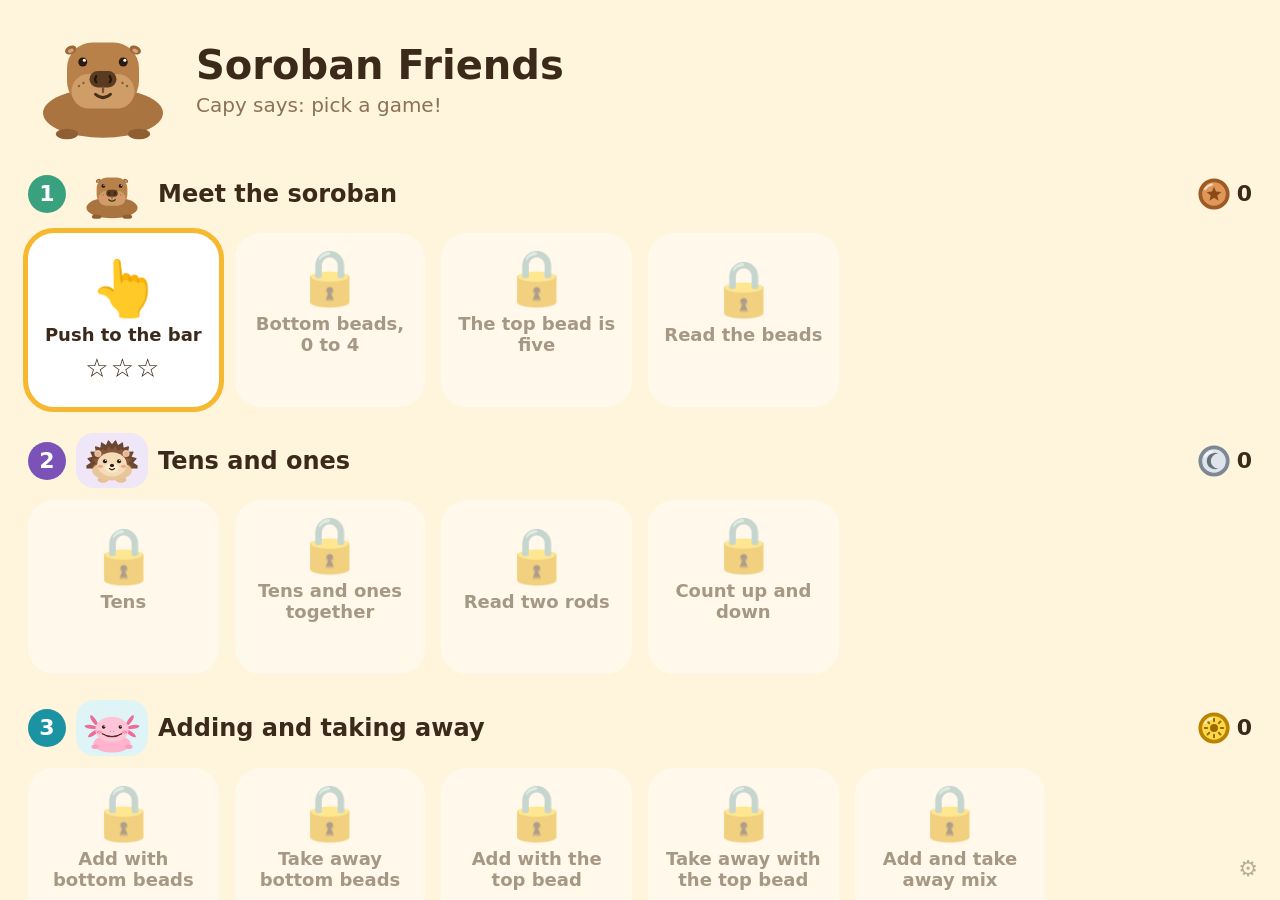
<file: kids/index.html>
<!DOCTYPE html>
<html lang="en">
<head>
<meta charset="UTF-8">
<meta name="viewport" content="width=device-width, initial-scale=1, maximum-scale=1, user-scalable=no, viewport-fit=cover">
<meta name="apple-mobile-web-app-capable" content="yes">
<meta name="apple-mobile-web-app-title" content="Soroban Friends">
<meta name="theme-color" content="#fff4dc">
<title>Soroban Friends</title>
<link rel="stylesheet" href="style.css">
</head>
<body>
<main id="app" aria-live="polite"></main>
<div id="parent" class="overlay" hidden></div>
<script src="soroban.js"></script>
<script src="lessons.js"></script>
<script src="runner.js"></script>
<script src="speech.js"></script>
<script src="themes.js"></script>
<script src="coins.js"></script>
<script src="app.js"></script>
</body>
</html>
</file>
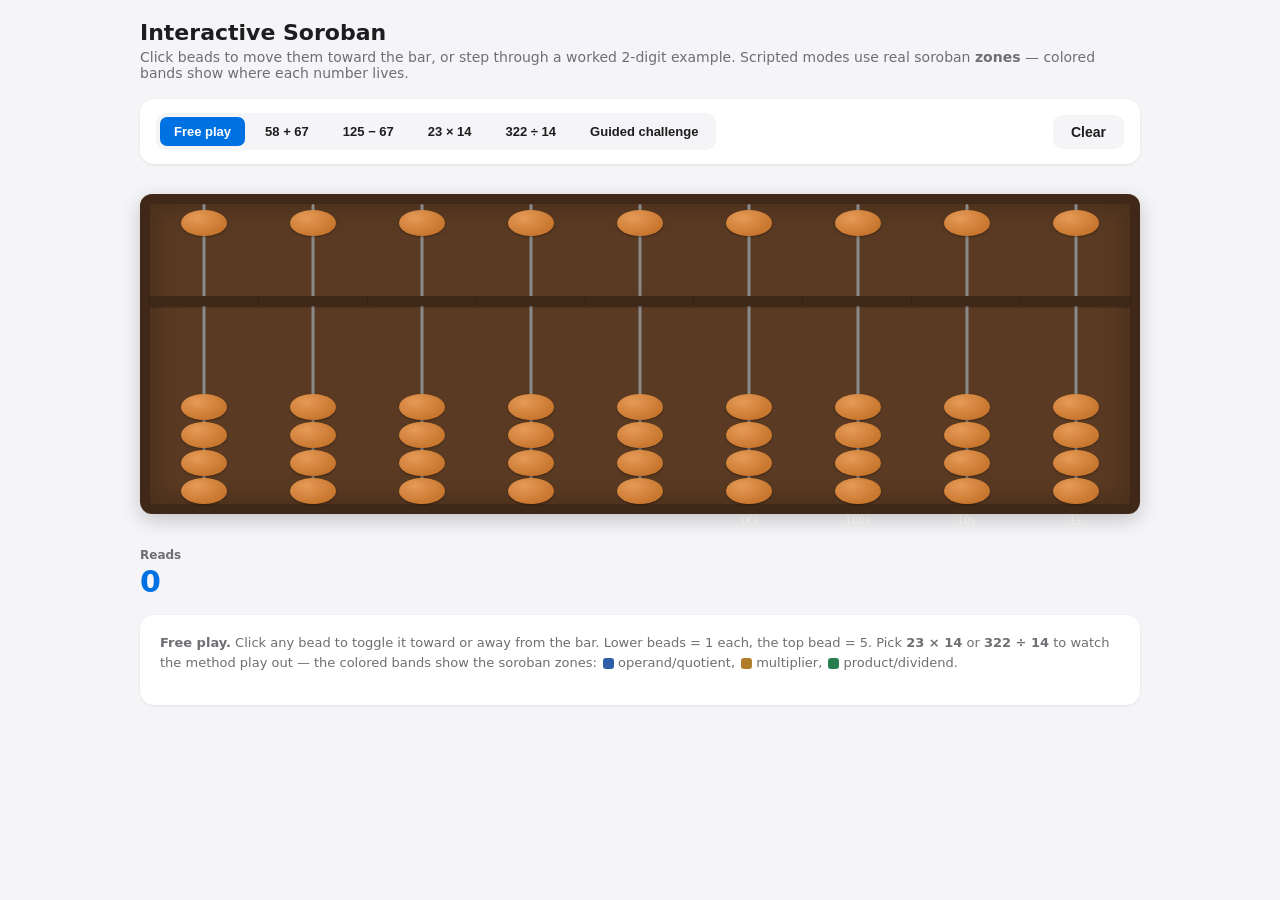
<file: abacus.html>
<!DOCTYPE html>
<html lang="en">
<head>
<meta charset="UTF-8">
<meta name="viewport" content="width=device-width, initial-scale=1.0">
<title>Interactive Soroban</title>
<style>
  :root {
    --bg: #f5f5f7;
    --panel: #ffffff;
    --frame: #5a3a22;
    --frame-dark: #3f2817;
    --bead: #c9772f;
    --bead-hi: #e59a56;
    --bead-active: #d94f3d;
    --bead-active-hi: #f0806f;
    --rod: #8a8a8a;
    --text: #1d1d1f;
    --muted: #6e6e73;
    --accent: #0071e3;
    --good: #2faa5d;
    --zoneA: #2d5fa8;
    --zoneB: #2a7d4f;
    --zoneC: #b07d28;
  }
  @media (prefers-color-scheme: dark) {
    :root {
      --bg: #1c1c1e;
      --panel: #2c2c2e;
      --text: #f5f5f7;
      --muted: #a1a1a6;
      --frame: #6b4524;
      --frame-dark: #4a2f18;
      --zoneA: #3a6fbf;
      --zoneB: #2f8f5a;
      --zoneC: #c08a2e;
    }
  }
  * { box-sizing: border-box; }
  body {
    margin: 0;
    font-family: -apple-system, BlinkMacSystemFont, "SF Pro Text", "Segoe UI", system-ui, sans-serif;
    background: var(--bg);
    color: var(--text);
    padding: 20px;
    -webkit-font-smoothing: antialiased;
  }
  .wrap { max-width: 1000px; margin: 0 auto; }
  h1 { font-size: 22px; margin: 0 0 4px; }
  .sub { color: var(--muted); font-size: 14px; margin: 0 0 18px; }

  .controls {
    display: flex; flex-wrap: wrap; gap: 10px; align-items: center;
    background: var(--panel); padding: 14px 16px; border-radius: 14px;
    margin-bottom: 16px; box-shadow: 0 1px 3px rgba(0,0,0,0.08);
  }
  .mode-group { display: flex; gap: 6px; background: var(--bg); padding: 4px; border-radius: 10px; }
  .mode-btn {
    border: none; background: transparent; color: var(--text);
    padding: 7px 14px; border-radius: 7px; font-size: 13px; font-weight: 600;
    cursor: pointer; transition: all .15s;
  }
  .mode-btn.active { background: var(--accent); color: #fff; }
  .spacer { flex: 1; }
  button.act {
    border: none; background: var(--accent); color: #fff;
    padding: 9px 18px; border-radius: 9px; font-size: 14px; font-weight: 600;
    cursor: pointer; transition: all .15s;
  }
  button.act:hover { filter: brightness(1.08); }
  button.act:disabled { opacity: .4; cursor: default; }
  button.ghost { background: var(--bg); color: var(--text); }

  .level-ctl {
    display: flex; align-items: center; gap: 8px;
    background: var(--bg); padding: 6px 12px; border-radius: 10px;
  }
  .level-ctl label { font-size: 13px; font-weight: 600; color: var(--muted); }
  .level-ctl input[type=range] { width: 110px; accent-color: var(--accent); cursor: pointer; }
  .level-ctl #levelReadout {
    font-size: 13px; font-weight: 700; color: var(--accent);
    min-width: 92px; font-variant-numeric: tabular-nums;
  }

  /* Abacus */
  .abacus {
    background: var(--frame);
    border: 10px solid var(--frame-dark);
    border-radius: 12px;
    display: flex;
    position: relative;
    margin: 30px 0;
    box-shadow: 0 6px 20px rgba(0,0,0,0.2), inset 0 0 30px rgba(0,0,0,0.25);
    overflow: visible;
    user-select: none;
  }
  .rod {
    position: relative;
    flex: 1;
    height: 300px;
    display: flex;
    flex-direction: column;
    align-items: center;
  }
  .rod .tint {
    position: absolute; top: 0; bottom: 0; left: 0; right: 0;
    z-index: 0; background: transparent; transition: background .2s;
  }
  .rod .wire {
    position: absolute; top: 0; bottom: 0; left: 50%;
    width: 3px; transform: translateX(-50%);
    background: var(--rod); border-radius: 2px; z-index: 1;
  }
  .bar {
    position: absolute; left: 0; right: 0; top: 92px; height: 10px;
    background: var(--frame-dark); z-index: 3;
    box-shadow: 0 1px 2px rgba(0,0,0,0.4);
  }
  .bead {
    position: absolute; left: 50%; transform: translateX(-50%);
    width: 46px; height: 26px; z-index: 2;
    background: radial-gradient(ellipse at 35% 30%, var(--bead-hi), var(--bead) 70%);
    border-radius: 50%;
    cursor: pointer;
    transition: top .18s cubic-bezier(.3,.7,.3,1);
    box-shadow: 0 1px 2px rgba(0,0,0,0.35);
  }
  .bead.active {
    background: radial-gradient(ellipse at 35% 30%, var(--bead-active-hi), var(--bead-active) 70%);
  }
  .zonelabel {
    position: absolute; top: -24px; left: 0; right: 0; text-align: center;
    font-size: 10px; font-weight: 700; color: #ffe; opacity: .6; letter-spacing: .3px;
    white-space: nowrap;
  }
  .placelabel {
    position: absolute; bottom: -22px; left: 0; right: 0; text-align: center;
    font-size: 10px; color: #ffe; opacity: .4; letter-spacing: .3px;
  }

  .readouts {
    display: flex; flex-wrap: wrap; gap: 24px;
    margin: 34px 0 16px; font-variant-numeric: tabular-nums;
  }
  .ro { display: flex; flex-direction: column; gap: 2px; }
  .ro .label { font-size: 12px; color: var(--muted); font-weight: 600; }
  .ro .val {
    font-size: 30px; font-weight: 700; letter-spacing: 1px;
    color: var(--accent); font-feature-settings: "tnum";
  }
  .ro.b .val { color: var(--good); }
  .ro.c .val { color: #d98a1f; }

  .step-panel {
    background: var(--panel); border-radius: 14px; padding: 18px 20px;
    box-shadow: 0 1px 3px rgba(0,0,0,0.08); min-height: 90px;
  }
  .step-head { display: flex; align-items: center; gap: 10px; margin-bottom: 8px; }
  .pill {
    background: var(--accent); color: #fff; font-size: 12px; font-weight: 700;
    padding: 3px 10px; border-radius: 20px; white-space: nowrap;
  }
  .pill.done { background: var(--good); }
  .step-title { font-size: 16px; font-weight: 700; }
  .step-body { font-size: 14px; line-height: 1.5; color: var(--text); }
  .step-body code {
    background: var(--bg); padding: 1px 6px; border-radius: 5px;
    font-family: "SF Mono", ui-monospace, monospace; font-size: 13px;
  }
  .hint { color: var(--muted); font-size: 12px; margin-top: 10px; }
  .free-note { font-size: 13px; color: var(--muted); line-height: 1.5; }
  .legend { display: inline-block; width: 11px; height: 11px; border-radius: 3px; vertical-align: middle; margin: 0 4px 0 2px; }
</style>
</head>
<body>
<div class="wrap">
  <h1>Interactive Soroban</h1>
  <p class="sub">Click beads to move them toward the bar, or step through a worked 2-digit example. Scripted modes use real soroban <b>zones</b> — colored bands show where each number lives.</p>

  <div class="controls">
    <div class="mode-group">
      <button class="mode-btn active" data-mode="free">Free play</button>
      <button class="mode-btn" data-mode="add">58 + 67</button>
      <button class="mode-btn" data-mode="sub">125 − 67</button>
      <button class="mode-btn" data-mode="mult">23 × 14</button>
      <button class="mode-btn" data-mode="div">322 ÷ 14</button>
      <button class="mode-btn" data-mode="challenge">Guided challenge</button>
    </div>
    <div class="level-ctl" id="levelCtl">
      <label for="levelSlider">Level</label>
      <input type="range" id="levelSlider" min="1" max="5" step="1" value="1">
      <span id="levelReadout">1 · Warm-up</span>
    </div>
    <div class="spacer"></div>
    <button class="act ghost" id="prevBtn">‹ Back</button>
    <button class="act" id="nextBtn">Next step ›</button>
    <button class="act" id="checkBtn">Check ✓</button>
    <button class="act" id="finalBtn">Check final answer</button>
    <button class="act ghost" id="newBtn">New problem</button>
    <button class="act ghost" id="resetBtn">Clear</button>
  </div>

  <div class="abacus" id="abacus"></div>

  <div class="readouts" id="readouts"></div>

  <div class="step-panel" id="stepPanel"></div>
</div>

<script>
const NRODS = 9;              // rod 0 = leftmost ... rod 8 = ones
const ONES = NRODS - 1;
let rods = [];                // rods[i] = integer 0..9 shown on that rod
let mode = 'free';
let stepIndex = -1;

const abacusEl = document.getElementById('abacus');
const readoutsEl = document.getElementById('readouts');
const stepPanel = document.getElementById('stepPanel');
const nextBtn = document.getElementById('nextBtn');
const prevBtn = document.getElementById('prevBtn');
const checkBtn = document.getElementById('checkBtn');
const finalBtn = document.getElementById('finalBtn');
const newBtn = document.getElementById('newBtn');
const resetBtn = document.getElementById('resetBtn');
const levelCtl = document.getElementById('levelCtl');
const levelSlider = document.getElementById('levelSlider');
const levelReadout = document.getElementById('levelReadout');

/* ---------- Zone definitions per mode ----------
   rodStart..rodEnd inclusive. color: a|b|c  */
const ZONES = {
  mult: [
    { key:'a', label:'Multiplicand', rods:[0,1] },
    { key:'c', label:'Multiplier',   rods:[3,4] },
    { key:'b', label:'Product',      rods:[6,8] },
  ],
  div: [
    { key:'a', label:'Quotient', rods:[2,3] },
    { key:'b', label:'Dividend', rods:[6,8] },
  ],
  challenge: [
    { key:'a', label:'Quotient', rods:[2,3] },
    { key:'b', label:'Dividend', rods:[6,8] },
  ],
};
const ZONE_BG = { a:'var(--zoneA)', b:'var(--zoneB)', c:'var(--zoneC)' };

/* ---------- Build the physical abacus ---------- */
function buildAbacus() {
  abacusEl.innerHTML = '';
  for (let i = 0; i < NRODS; i++) {
    const rod = document.createElement('div');
    rod.className = 'rod';

    const tint = document.createElement('div');
    tint.className = 'tint';
    rod.appendChild(tint);

    const wire = document.createElement('div');
    wire.className = 'wire';
    rod.appendChild(wire);

    const zl = document.createElement('div'); zl.className = 'zonelabel'; rod.appendChild(zl);

    const place = ONES - i;
    const names = {0:'1s',1:'10s',2:'100s',3:'1Ks'};
    if (names[place]) {
      const pl = document.createElement('div');
      pl.className = 'placelabel';
      pl.textContent = names[place];
      rod.appendChild(pl);
    }

    const h = document.createElement('div');
    h.className = 'bead heaven';
    h.addEventListener('click', () => toggleHeaven(i));
    rod.appendChild(h);

    for (let b = 0; b < 4; b++) {
      const e = document.createElement('div');
      e.className = 'bead earth';
      e.addEventListener('click', () => clickEarth(i, b));
      rod.appendChild(e);
    }

    const bar = document.createElement('div');
    bar.className = 'bar';
    rod.appendChild(bar);
    abacusEl.appendChild(rod);
  }
}

/* ---------- Bead geometry ---------- */
const TOP = 6, BAR_TOP = 92, BEAD_H = 26, GAP = 2;
function renderBeads() {
  for (let i = 0; i < NRODS; i++) {
    const rodEl = abacusEl.children[i];
    const val = rods[i];
    const heavenActive = val >= 5;
    const earthCount = val % 5;

    const heaven = rodEl.querySelector('.heaven');
    heaven.style.top = heavenActive ? (BAR_TOP - BEAD_H - 1) + 'px' : TOP + 'px';
    heaven.classList.toggle('active', heavenActive);

    const earths = rodEl.querySelectorAll('.earth');
    earths.forEach((e, b) => {
      const active = b < earthCount;
      let top;
      if (active) top = BAR_TOP + 12 + b * (BEAD_H + GAP);
      else        top = 300 - BEAD_H - ((3 - b) * (BEAD_H + GAP));
      e.style.top = top + 'px';
      e.classList.toggle('active', active);
    });
  }
  renderReadouts();
}

/* ---------- Zone tints + labels ---------- */
let guidedZones = null;   // dynamic zones for challenge mode (set per problem)
function zonesForMode() { return mode === 'challenge' ? guidedZones : ZONES[mode]; }
function applyZones() {
  // clear
  for (let i = 0; i < NRODS; i++) {
    const rodEl = abacusEl.children[i];
    rodEl.querySelector('.tint').style.background = 'transparent';
    rodEl.querySelector('.zonelabel').textContent = '';
  }
  const zs = zonesForMode();
  if (!zs) return;
  zs.forEach(z => {
    const [s, e] = z.rods;
    const mid = Math.round((s + e) / 2);
    for (let i = s; i <= e; i++) {
      abacusEl.children[i].querySelector('.tint').style.background = ZONE_BG[z.key];
    }
    abacusEl.children[mid].querySelector('.zonelabel').textContent = z.label;
  });
}

/* ---------- Readouts ---------- */
function readZone(s, e) {
  let str = '';
  for (let i = s; i <= e; i++) str += rods[i];
  str = str.replace(/^0+/, '');
  return str === '' ? '0' : str;
}
function renderReadouts() {
  const zs = zonesForMode();
  if (!zs) {
    let s = rods.join('').replace(/^0+/, '');
    readoutsEl.innerHTML =
      `<div class="ro"><span class="label">Reads</span><span class="val">${s===''?'0':s}</span></div>`;
    return;
  }
  readoutsEl.innerHTML = zs.map(z =>
    `<div class="ro ${z.key}"><span class="label">${z.label}</span><span class="val">${readZone(z.rods[0], z.rods[1])}</span></div>`
  ).join('');
}

/* ---------- Free-play interactions ---------- */
function toggleHeaven(i) {
  if (mode !== 'free' && mode !== 'challenge') return;
  rods[i] = rods[i] >= 5 ? rods[i] - 5 : rods[i] + 5;
  renderBeads();
}
function clickEarth(i, b) {
  if (mode !== 'free' && mode !== 'challenge') return;
  const earthCount = rods[i] % 5;
  const heaven = rods[i] >= 5 ? 5 : 0;
  let newEarth = (b < earthCount) ? b : b + 1;
  rods[i] = heaven + newEarth;
  renderBeads();
}
function clearAll() { rods = new Array(NRODS).fill(0); renderBeads(); }
function clearNoRender() { rods = new Array(NRODS).fill(0); }

/* ---------- Scripted helpers: place digits at specific rods ---------- */
// place a number so its ONES digit sits on rod `onesRod`
function placeNum(onesRod, value) {
  const digits = String(value).split('').reverse();
  digits.forEach((d, k) => {
    const idx = onesRod - k;
    if (idx >= 0) rods[idx] = parseInt(d, 10);
  });
}
// place a number LEFT-anchored: its FIRST digit sits on `startRod`,
// each subsequent digit is appended to the right. Used for the quotient so the
// first digit stays put and later digits grow rightward.
function placeNumLeft(startRod, value) {
  const digits = String(value).split('');
  digits.forEach((d, k) => {
    const idx = startRod + k;
    if (idx < NRODS) rods[idx] = parseInt(d, 10);
  });
}

/* ---------- Multiplication 23 × 14 ----------
   multiplicand 23 -> rods 0,1  | multiplier 14 -> rods 3,4 | product -> rods 6,7,8 */
function setupMult() { clearNoRender(); placeNum(1, 23); placeNum(4, 14); }
const multSteps = [
  { title:'Set up the three zones',
    body:'Left band = <b>multiplicand 23</b>. Middle band = <b>multiplier 14</b>. Right band = <b>product</b> (empty for now). We multiply digit-by-digit, starting from the ones of each number, and each product lands in the right-hand zone.',
    apply:()=>{ setupMult(); } },
  { title:'4 × 3 = 12',
    body:'Multiplier ones (<code>4</code>) × multiplicand ones (<code>3</code>) = <b>12</b>. Both are ones, so it lands on the product\'s <b>tens + ones</b> rods. Product reads <code>12</code>.',
    apply:()=>{ setupMult(); placeNum(8, 12); } },
  { title:'4 × 2 = 8  (shift one rod left)',
    body:'Multiplier ones (<code>4</code>) × multiplicand tens (<code>2</code>) = <b>8</b>. The <code>2</code> is a tens digit, so shift <b>one product rod left</b>: add 8 to the tens rod. <code>12 + 80 = 92</code>.',
    apply:()=>{ setupMult(); placeNum(8, 92); } },
  { title:'1 × 3 = 3  (shift one rod left)',
    body:'Now the multiplier tens (<code>1</code>). <code>1 × 3 = 3</code>, shifted one rod left into the <b>tens</b> of the product. <code>92 + 30 = 122</code>.',
    apply:()=>{ setupMult(); placeNum(8, 122); } },
  { title:'1 × 2 = 2  (shift again)',
    body:'Final pair: <code>1 × 2 = 2</code>, now in the <b>hundreds</b> rod. <code>122 + 200 = 322</code>.',
    apply:()=>{ setupMult(); placeNum(8, 322); } },
  { title:'✓ 23 × 14 = 322',
    body:'Every digit pair multiplied and added in its correct rod. Your only jobs: supply each single-digit product, and shift one product rod left each time you step up a place in either number.',
    apply:()=>{ setupMult(); placeNum(8, 322); }, done:true },
];

/* ---------- Division 322 ÷ 14 ----------
   quotient -> rods 2,3  | dividend -> rods 6,7,8
   quotient placement: because the divisor (14) has 2 digits, the first quotient
   digit sits two rods left of the dividend's leading digit (rod 6 -> rod 4...),
   but to keep a clean readable gap we anchor the quotient's ONES on rod 3. */
function setupDiv(divVal, quoVal) {
  clearNoRender();
  placeNum(8, divVal);
  if (quoVal !== null && quoVal !== undefined) placeNumLeft(2, quoVal);
}
const divSteps = [
  { title:'Set up: dividend on the right',
    body:'Right band = <b>dividend 322</b>. Left band = <b>quotient</b> (empty). Divisor is <code>14</code> (kept in mind). We estimate a quotient digit, place it on the left, then subtract divisor × that digit from the dividend — and repeat.',
    apply:()=>{ setupDiv(322, null); } },
  { title:'How many 14s in 32? → 2',
    body:'Look at the dividend\'s leading <code>32</code>. <code>14 × 2 = 28</code> fits; <code>14 × 3 = 42</code> is too big. First quotient digit = <b>2</b> — placed in the quotient zone (tens rod). Nothing subtracted yet.',
    apply:()=>{ setupDiv(322, 2); } },
  { title:'Subtract 2 × 14 = 28',
    body:'Take <code>28</code> off the leading <code>32</code>: <code>32 − 28 = 4</code>. The dividend now reads <code>42</code>. <b>Quotient zone shows 2</b> on its own rod — that\'s where it lives.',
    apply:()=>{ setupDiv(42, 2); } },
  { title:'How many 14s in 42? → 3',
    body:'<code>14 × 3 = 42</code> exactly. Next quotient digit = <b>3</b>, placed one rod right of the first. Quotient zone now reads <code>23</code>.',
    apply:()=>{ setupDiv(42, 23); } },
  { title:'Subtract 3 × 14 = 42',
    body:'<code>42 − 42 = 0</code>. The dividend is fully scooped out — remainder <b>0</b>. The quotient zone holds the answer: <code>23</code>.',
    apply:()=>{ setupDiv(0, 23); } },
  { title:'✓ 322 ÷ 14 = 23',
    body:'The loop was: estimate → place a quotient digit on the left → subtract divisor × digit from the dividend → move one rod right → repeat. If a subtraction ever went negative you\'d lower the quotient digit by one. Any beads left in the dividend zone at the end would be the remainder.',
    apply:()=>{ setupDiv(0, 23); }, done:true },
];

/* ---------- Guided Challenge (division with live zones + per-step checking) ---------- */
let guided = null;
let guidedLevel = 1;          // 1..5, persists across problems — adaptive difficulty
const MAX_LEVEL = 5;
// difficulty bands: bigger divisors & quotient digits = more carries/borrows on the beads
const LEVELS = {
  1:{label:'Warm-up'}, 2:{label:'Easy'}, 3:{label:'Steady'}, 4:{label:'Tough'}, 5:{label:'Hard'}
};
function randIn([lo, hi]) { return lo + Math.floor(Math.random() * (hi - lo + 1)); }

/* zone layouts shared by the builders */
const TOTAL_ZONE = [{ key:'b', label:'Running total', rods:[3,8] }];
const MUL_ZONES  = [{ key:'a', label:'× A', rods:[0,1] }, { key:'c', label:'× B', rods:[3,4] }, { key:'b', label:'Product', rods:[5,8] }];
const DIV_ZONES  = [{ key:'a', label:'Quotient', rods:[2,3] }, { key:'b', label:'Dividend', rods:[6,8] }];
const DIV_LVL = {
  1:{d:[2,3],q1:[1,2],q0:[0,4]}, 2:{d:[3,4],q1:[2,4],q0:[0,9]},
  3:{d:[4,6],q1:[3,6],q0:[0,9]}, 4:{d:[6,7],q1:[5,8],q0:[1,9]},
  5:{d:[7,9],q1:[7,9],q0:[2,9]},
};

const PLACE = ['ones','tens','hundreds','thousands'];
function digitsAsc(n) { return String(n).split('').reverse().map(Number); }

// Add/subtract b from a, one nonzero digit of b at a time (ones first).
function addSubSteps(a, b, sign) {
  const verb = sign > 0 ? 'Add' : 'Subtract';
  const steps = [];
  let run = a;
  digitsAsc(b).forEach((d, k) => {
    if (d === 0) return;
    const unit = Math.pow(10, k);
    const prevDigit = Math.floor(run / unit) % 10;
    const wraps = sign > 0 ? prevDigit + d >= 10 : prevDigit < d;
    const note = wraps
      ? (sign > 0 ? 'This one <b>carries</b>: use the friend of 10.' : 'This one <b>borrows</b>: use the friend of 10.')
      : (sign > 0 ? 'No carry needed here.' : 'No borrow needed here.');
    const target = run + sign * d * unit;
    steps.push({
      instr: `${verb} the ${PLACE[k]} digit <b>${d}</b> of ${b} (that is ${d * unit}). ${note} Update the green total, then <b>Check ✓</b>.`,
      check: () => parseInt(readZone(3, 8), 10) === target,
      want: `total <code>${target}</code>`
    });
    run = target;
  });
  return steps;
}

// Multiply a x b, one digit pair at a time, adding each partial product in place.
function mulSteps(a, b) {
  const steps = [];
  const aD = digitsAsc(a), bD = digitsAsc(b);
  let run = 0;
  bD.forEach((bi, i) => aD.forEach((aj, j) => {
    if (bi * aj === 0) return;
    run += bi * aj * Math.pow(10, i + j);
    const target = run;
    steps.push({
      instr: `Multiply the ${PLACE[i]} digit of B (<b>${bi}</b>) by the ${PLACE[j]} digit of A (<b>${aj}</b>) and add it into the Product zone, starting at the <b>${PLACE[i + j]}</b> rod. Then <b>Check ✓</b>.`,
      check: () => parseInt(readZone(5, 8), 10) === target
                && parseInt(readZone(0, 1), 10) === a && parseInt(readZone(3, 4), 10) === b,
      want: `Product <code>${target}</code> (A and B left unchanged)`
    });
  }));
  return steps;
}

function buildProblem(L) {
  const ops = ['add','sub','mul','div'];
  const op = ops[Math.floor(Math.random() * ops.length)];
  if (op === 'add') return buildAdd(L);
  if (op === 'sub') return buildSub(L);
  if (op === 'mul') return buildMul(L);
  return buildDiv(L);
}

function buildAdd(L) {
  const lo = [0,10,20,50,100,300][L], hi = [0,40,90,400,700,900][L];
  const a = randIn([lo,hi]), b = randIn([lo,hi]), ans = a + b;
  return {
    op:'add', title:`${a} + ${b}`, answer:ans, answerRods:[3,8], zones:TOTAL_ZONE,
    init:()=>{ placeNum(8, a); },
    hint:'Green = running total. Add the second number digit by digit, carrying with friends-of-10 where a rod is full.',
    doneBody:(q)=>`The total reads <code>${q}</code>. Carrying = add 1 to the next rod left, subtract the complement on the current rod.`,
    steps: addSubSteps(a, b, +1),
  };
}
function buildSub(L) {
  const lo = [0,10,20,50,100,300][L], hi = [0,40,90,400,700,900][L];
  let a = randIn([lo,hi]), b = randIn([lo,hi]);
  if (b > a) { const t = a; a = b; b = t; }
  if (a === b) a += 1;
  const ans = a - b;
  return {
    op:'sub', title:`${a} − ${b}`, answer:ans, answerRods:[3,8], zones:TOTAL_ZONE,
    init:()=>{ placeNum(8, a); },
    hint:'Green = running total. Subtract digit by digit, borrowing with friends-of-10 where a rod is short.',
    doneBody:(q)=>`The total reads <code>${q}</code>. Borrowing = subtract 1 from the next rod left, add the complement on the current rod.`,
    steps: addSubSteps(a, b, -1),
  };
}
function buildMul(L) {
  const aLo = [0,11,13,15,21,31][L], aHi = [0,29,40,60,80,99][L];
  const a = randIn([aLo,aHi]);
  let b;
  if (L >= 4)      b = randIn([11, L === 5 ? 99 : 49]);
  else if (L === 3) b = randIn([11,19]);
  else             b = randIn([2, L === 2 ? 9 : 5]);
  const ans = a * b;
  return {
    op:'mul', title:`${a} × ${b}`, answer:ans, answerRods:[5,8], zones:MUL_ZONES,
    init:()=>{ placeNum(1, a); placeNum(4, b); },
    hint:'Blue = A, amber = B (both pre-set). Build the answer in the green Product zone — multiply digit pairs and add each in place.',
    doneBody:(q)=>`The product reads <code>${q}</code>. Each digit-pair product is added in place, shifting one rod left as you step up a place.`,
    steps: mulSteps(a, b),
  };
}
function buildDiv(L) {
  const r = DIV_LVL[L];
  const d = randIn(r.d), q1 = randIn(r.q1), q0 = randIn(r.q0);
  const q = q1 * 10 + q0, D = q * d, D1 = D - q1 * d * 10;
  return {
    op:'div', title:`${D} ÷ ${d}`, answer:q, answerRods:[2,3], zones:DIV_ZONES,
    init:()=>{ placeNum(8, D); },
    hint:'Blue = Quotient (build left→right). Green = Dividend (scoop it down).',
    doneBody:(x)=>`The dividend is scooped out and the quotient reads <code>${x}</code>.`,
    steps:[
      { instr:`Divisor is <b>${d}</b>. How many whole times does <code>${d}</code> go into the leading part of <code>${D}</code>? Set that on the <b>left rod of the blue Quotient zone</b>, then <b>Check ✓</b>.`,
        check:()=> rods[2]===q1 && rods[3]===0 && parseInt(readZone(6,8),10)===D,
        want:`Quotient <code>${q1}</code>, Dividend <code>${D}</code>` },
      { instr:`<b>Subtract</b> ${q1} × ${d} from the dividend's left rods, then <b>Check ✓</b>.`,
        check:()=> rods[2]===q1 && rods[3]===0 && parseInt(readZone(6,8),10)===D1,
        want:`Quotient <code>${q1}</code>, Dividend <code>${D1}</code>` },
      { instr:`How many times does <code>${d}</code> go into what's left? Place that digit on the <b>right rod of the Quotient zone</b>, then <b>Check ✓</b>.`,
        check:()=> rods[2]===q1 && rods[3]===q0 && parseInt(readZone(6,8),10)===D1,
        want:`Quotient <code>${q1}${q0}</code>, Dividend <code>${D1}</code>` },
      { instr:`Final move: subtract ${q0} × ${d} from the dividend — it should scoop to <code>0</code>. <b>Check ✓</b>.`,
        check:()=> rods[2]===q1 && rods[3]===q0 && parseInt(readZone(6,8),10)===0,
        want:`Quotient <code>${q1}${q0}</code>, Dividend <code>0</code>` },
    ],
  };
}

function newGuided() {
  guided = buildProblem(guidedLevel);
  guided.idx = 0; guided.errors = 0;
  guidedZones = guided.zones;
  clearNoRender();
  guided.init();
  applyZones();
  renderBeads();
  renderGuidedPanel();
}
function checkGuided() {
  if (!guided) return;
  const step = guided.steps[guided.idx];
  if (step.check()) {
    if (guided.idx >= guided.steps.length - 1) { adaptLevel(); renderGuidedPanel('done'); }
    else { guided.idx++; renderGuidedPanel('advanced'); }
  } else {
    guided.errors++;
    renderGuidedPanel('wrong', step.want);
  }
}
// adaptive: clean solve (no errors) → level up; struggled (2+ errors) → level down
function adaptLevel() {
  if (guided.errors === 0 && guidedLevel < MAX_LEVEL) guided.leveledUp = true, guidedLevel++;
  else if (guided.errors >= 2 && guidedLevel > 1) guided.leveledDown = true, guidedLevel--;
  syncLevelUI();
}
// keep the slider + readout in step with guidedLevel
function syncLevelUI() {
  levelSlider.value = guidedLevel;
  levelReadout.textContent = `${guidedLevel} · ${LEVELS[guidedLevel].label}`;
}
function renderGuidedPanel(state, revealMsg) {
  const total = guided.steps.length;
  const step = guided.steps[guided.idx];
  const levelTag = `<span class="pill" style="background:var(--accent-dim,#4a9eea)">Level ${guidedLevel} · ${LEVELS[guidedLevel].label}</span>`;
  let pill, head, body;
  if (state === 'done') {
    pill = `<span class="pill done">Solved ✓</span>`;
    head = `${guided.title} = ${guided.answer}`;
    let adapt = '';
    if (guided.leveledUp)   adapt = ` <b style="color:var(--good)">Clean solve — difficulty bumped to Level ${guidedLevel} (${LEVELS[guidedLevel].label}).</b>`;
    else if (guided.leveledDown) adapt = ` <b style="color:var(--bead-active)">Eased off to Level ${guidedLevel} (${LEVELS[guidedLevel].label}).</b>`;
    body = guided.doneBody(guided.answer) + adapt + ` Hit <b>New problem</b> for the next one.`;
  } else {
    pill = `<span class="pill">Step ${guided.idx + 1} / ${total}</span>`;
    head = `${guided.title} = ?`;
    body = step.instr;
    if (state === 'advanced') body = `<b style="color:var(--good)">✓ Correct.</b> ` + body;
    if (state === 'wrong')    body = `<b style="color:var(--bead-active)">Not yet</b> — expected ${revealMsg}. Adjust the beads and <b>Check ✓</b> again.<br><br>` + step.instr;
  }
  stepPanel.innerHTML = `
    <div class="step-head">${levelTag}${pill}<span class="step-title">${head}</span></div>
    <div class="step-body">${body}</div>
    <div class="hint">${guided.hint} Click beads to move them.</div>`;
}

function checkFinal() {
  if (!guided) return;
  const [s, e] = guided.answerRods;
  const cur = parseInt(readZone(s, e), 10);
  if (cur === guided.answer) {
    guided.idx = guided.steps.length - 1;
    adaptLevel();
    renderGuidedPanel('done');
  } else {
    guided.errors++;
    stepPanel.innerHTML = `
      <div class="step-head"><span class="pill" style="background:var(--bead-active)">Not the answer</span>
      <span class="step-title">${guided.title} = ?</span></div>
      <div class="step-body"><b style="color:var(--bead-active)">Not yet</b> — the answer zone reads <code>${cur}</code>, but that isn't ${guided.title}. Set the full answer in the answer zone and press <b>Check final answer</b> again — or work it step by step with <b>Check ✓</b>.</div>
      <div class="hint">Tip: you can enter the whole answer directly and skip straight to the end.</div>`;
  }
}

function currentScript() {
  return mode === 'add' ? addSteps : mode === 'sub' ? subSteps
       : mode === 'mult' ? multSteps : mode === 'div' ? divSteps : null;
}

/* ---------- Addition 58 + 67 (friends-of-10 carrying) ----------
   whole abacus is the running total; ones on rod 8 */
function setupNum(v) { clearNoRender(); placeNum(8, v); }
const addSteps = [
  { title:'Set the first number: 58',
    body:'We\'ll add <code>58 + 67</code>. Set <b>58</b> on the right of the abacus — tens rod = 5, ones rod = 8. The abacus holds the running total; we add 67 one digit at a time.',
    apply:()=>{ setupNum(58); } },
  { title:'Add 7 to the ones  →  +10 − 3',
    body:'The ones rod shows <code>8</code> — there\'s no room to push 7 more. Use the <b>friend of 10</b>: <code>+7 = +10 − 3</code>. Add <b>1 to the tens rod</b> and <b>drop 3 from the ones rod</b>. Ones: 8−3=5, tens: 5+1=6. Reads <code>65</code>.',
    apply:()=>{ setupNum(65); } },
  { title:'Add 6 to the tens  →  +10 − 4',
    body:'Now add the <code>6</code> (tens of 67). The tens rod shows <code>6</code> — no room for 6 more. Friend of 10 again, one place up: <code>+6 = +10 − 4</code>. Add <b>1 to the hundreds rod</b> and <b>drop 4 from the tens rod</b>. Tens: 6−4=2, hundreds: 0+1=1. Reads <code>125</code>.',
    apply:()=>{ setupNum(125); } },
  { title:'✓ 58 + 67 = 125',
    body:'Whenever a rod can\'t hold the beads you need, you <b>carry</b>: add 1 to the next rod left and subtract the complement on the current rod. That\'s the whole trick to soroban addition.',
    apply:()=>{ setupNum(125); }, done:true },
];

/* ---------- Subtraction 125 − 67 (friends-of-10 borrowing) ---------- */
const subSteps = [
  { title:'Set the first number: 125',
    body:'We\'ll compute <code>125 − 67</code>. Set <b>125</b> on the abacus — hundreds = 1, tens = 2, ones = 5. We subtract 67 one digit at a time.',
    apply:()=>{ setupNum(125); } },
  { title:'Subtract 7 from the ones  →  −10 + 3',
    body:'The ones rod shows <code>5</code> — you can\'t take 7 away. <b>Borrow</b> with the friend of 10: <code>−7 = −10 + 3</code>. <b>Drop 1 from the tens rod</b> and <b>add 3 to the ones rod</b>. Ones: 5+3=8, tens: 2−1=1. Reads <code>118</code>.',
    apply:()=>{ setupNum(118); } },
  { title:'Subtract 6 from the tens  →  −10 + 4',
    body:'Now subtract the <code>6</code> (tens of 67). The tens rod shows <code>1</code> — not enough. Borrow one place up: <code>−6 = −10 + 4</code>. <b>Drop 1 from the hundreds rod</b> and <b>add 4 to the tens rod</b>. Tens: 1+4=5, hundreds: 1−1=0. Reads <code>58</code>.',
    apply:()=>{ setupNum(58); } },
  { title:'✓ 125 − 67 = 58',
    body:'Subtraction mirrors addition: when a rod doesn\'t have enough beads to remove, you <b>borrow</b> — subtract 1 from the next rod left and add the complement on the current rod.',
    apply:()=>{ setupNum(58); }, done:true },
];

function renderStep() {
  const script = currentScript();
  if (!script) return;
  const step = script[stepIndex];
  step.apply();
  renderBeads();

  const pillClass = step.done ? 'pill done' : 'pill';
  const pillText = step.done ? 'Done' : `Step ${stepIndex + 1} / ${script.length}`;
  stepPanel.innerHTML = `
    <div class="step-head">
      <span class="${pillClass}">${pillText}</span>
      <span class="step-title">${step.title}</span>
    </div>
    <div class="step-body">${step.body}</div>
    <div class="hint">Use <b>Next step ›</b> and <b>‹ Back</b> to move through the method.</div>`;

  prevBtn.disabled = stepIndex <= 0;
  nextBtn.disabled = stepIndex >= script.length - 1;
}

/* ---------- Mode switching ---------- */
function setMode(m) {
  mode = m;
  document.querySelectorAll('.mode-btn').forEach(b =>
    b.classList.toggle('active', b.dataset.mode === m));

  const scripted = (m === 'add' || m === 'sub' || m === 'mult' || m === 'div');
  const isChallenge = (m === 'challenge');
  nextBtn.style.display = scripted ? '' : 'none';
  prevBtn.style.display = scripted ? '' : 'none';
  checkBtn.style.display = isChallenge ? '' : 'none';
  finalBtn.style.display = isChallenge ? '' : 'none';
  newBtn.style.display = isChallenge ? '' : 'none';
  levelCtl.style.display = isChallenge ? '' : 'none';

  applyZones();

  if (scripted) {
    stepIndex = 0;
    renderStep();
  } else if (isChallenge) {
    syncLevelUI();
    newGuided();
  } else {
    clearAll();
    stepPanel.innerHTML = `
      <div class="free-note">
        <strong>Free play.</strong> Click any bead to toggle it toward or away from the bar.
        Lower beads = 1 each, the top bead = 5.
        Pick <strong>23 × 14</strong> or <strong>322 ÷ 14</strong> to watch the method play out —
        the colored bands show the soroban zones:
        <span class="legend" style="background:var(--zoneA)"></span>operand/quotient,
        <span class="legend" style="background:var(--zoneC)"></span>multiplier,
        <span class="legend" style="background:var(--zoneB)"></span>product/dividend.
      </div>`;
  }
}

/* ---------- Wiring ---------- */
document.querySelectorAll('.mode-btn').forEach(b =>
  b.addEventListener('click', () => setMode(b.dataset.mode)));
nextBtn.addEventListener('click', () => {
  const s = currentScript(); if (!s) return;
  if (stepIndex < s.length - 1) { stepIndex++; renderStep(); }
});
prevBtn.addEventListener('click', () => {
  const s = currentScript(); if (!s) return;
  if (stepIndex > 0) { stepIndex--; renderStep(); }
});
checkBtn.addEventListener('click', checkGuided);
finalBtn.addEventListener('click', checkFinal);
newBtn.addEventListener('click', newGuided);
levelSlider.addEventListener('input', () => {
  guidedLevel = parseInt(levelSlider.value, 10);
  levelReadout.textContent = `${guidedLevel} · ${LEVELS[guidedLevel].label}`;
  if (mode === 'challenge') newGuided();   // regenerate a fresh problem at the chosen level
});
resetBtn.addEventListener('click', () => {
  if (mode === 'free') clearAll();
  else if (mode === 'challenge') { clearNoRender(); guided.init(); guided.idx = 0; renderBeads(); renderGuidedPanel(); }
  else { stepIndex = 0; renderStep(); }
});

/* ---------- Init ---------- */
buildAbacus();
clearAll();
setMode('free');
</script>
</body>
</html>
</file>
<file: kids/style.css>
:root {
  --bg: #fff4dc; --card: #ffffff; --ink: #3b2a1a; --muted: #8a7258;
  --brand: #3aa17e; --brand-dark: #2b7f61; --edge: #e6d2a8; --dot: #ead9b6; --gold: #f5b82e; --bad: #d9534f;
  --earth: #f08a24; --earth-off: #ecd3b0; --heaven: #e04f5f; --heaven-off: #f1c3c8;
  --frame: #8a5a33; --rod: #5a3a1e;
}
* { box-sizing: border-box; -webkit-tap-highlight-color: transparent; }
html, body { height: 100%; margin: 0; }
body {
  background: var(--bg); transition: background .3s; color: var(--ink); overflow: hidden; overscroll-behavior: none;
  font-family: ui-rounded, "SF Pro Rounded", -apple-system, system-ui, sans-serif;
  -webkit-user-select: none; user-select: none; touch-action: manipulation;
  padding: env(safe-area-inset-top) env(safe-area-inset-right) env(safe-area-inset-bottom) env(safe-area-inset-left);
}
#app { height: 100%; display: flex; flex-direction: column; }
button { font: inherit; color: inherit; border: 0; cursor: pointer; }
button:focus-visible { outline: 4px solid var(--gold); outline-offset: 2px; }

/* ---------- home ---------- */
.home { flex: 1; overflow-y: auto; padding: 20px 28px 40px; }
.hero { display: flex; align-items: center; gap: 18px; margin-bottom: 8px; }
.hero .capy { width: 150px; flex: none; }
.hero h1 { margin: 0; font-size: 40px; line-height: 1.1; }
.hero p { margin: 6px 0 0; color: var(--muted); font-size: 20px; }
.module { margin-top: 26px; }
.module h2 { font-size: 24px; margin: 0 0 12px; display: flex; align-items: center; gap: 10px; }
.module h2 .capy { width: 72px; height: auto; flex: none; background: var(--bg); border-radius: 18px; padding: 2px 4px; }
.module h2 .mtitle { min-width: 0; }
.module h2 .capy .blush { display: inline; }
.module h2 .num { background: var(--brand); color: #fff; border-radius: 50%; width: 38px; height: 38px; display: grid; place-items: center; font-size: 22px; }
.path { display: grid; grid-template-columns: repeat(auto-fill, minmax(190px, 1fr)); gap: 16px; }
.card {
  background: var(--card); border-radius: 26px; padding: 18px 12px 14px; min-height: 170px;
  display: flex; flex-direction: column; align-items: center; justify-content: center; gap: 8px;
  box-shadow: 0 5px 0 var(--edge); transition: transform .1s;
}
.card:active:not(:disabled) { transform: translateY(3px); box-shadow: 0 2px 0 var(--edge); }
.card .icon { font-size: 54px; line-height: 1; }
.card .name { font-size: 18px; font-weight: 700; text-align: center; }
.card .stars { font-size: 26px; letter-spacing: 2px; min-height: 30px; }
.card.next { outline: 5px solid var(--gold); }
.card:disabled { opacity: .45; cursor: default; box-shadow: none; }

/* ---------- lesson ---------- */
.lesson { flex: 1; display: flex; flex-direction: column; padding: 10px 22px 16px; min-height: 0; }
.top { display: flex; align-items: center; gap: 14px; }
.round { width: 64px; height: 64px; border-radius: 50%; background: var(--card); font-size: 30px; box-shadow: 0 4px 0 var(--edge); flex: none; }
.coin { display: block; }
.purse { display: flex; align-items: center; gap: 6px; background: var(--card); border-radius: 36px; padding: 5px 16px 5px 8px; box-shadow: 0 4px 0 var(--edge); font-size: 30px; font-weight: 800; min-width: 104px; position: relative; flex: none; }
.purse .coin { width: 46px; height: 46px; flex: none; }
.purse .pop { position: absolute; right: 10px; top: -10px; font-size: 26px; pointer-events: none; animation: rise 1.1s ease-out forwards; }
.pop.good { color: var(--brand-dark); } .pop.bad { color: var(--bad); }
@keyframes rise { from { transform: translateY(10px); opacity: 0; } 20% { opacity: 1; } to { transform: translateY(-24px); opacity: 0; } }
.bank { margin-left: auto; display: flex; align-items: center; gap: 6px; font-size: 22px; font-weight: 800; flex: none; }
.bank .coin { width: 34px; height: 34px; }
.bank.sm { margin-left: 0; font-size: 16px; } .bank.sm .coin { width: 24px; height: 24px; }
.earned { display: flex; align-items: center; gap: 12px; font-size: 48px; font-weight: 800; }
.earned .coin { width: 68px; height: 68px; }
.dots { flex: 1; display: flex; gap: 8px; justify-content: center; }
.dots i { width: 16px; height: 16px; border-radius: 50%; background: var(--dot); }
.dots i.done { background: var(--brand); }
.dots i.now { background: var(--gold); transform: scale(1.35); }
.stage { flex: 1; display: grid; grid-template-columns: minmax(150px, 22%) 1fr; gap: 20px; align-items: center; min-height: 0; }
.coach { display: flex; flex-direction: column; align-items: center; gap: 10px; }
.coach .capy { width: 100%; max-width: 210px; }
.bubble { background: var(--card); border-radius: 24px; padding: 12px 22px; font-size: 64px; font-weight: 800; min-width: 110px; text-align: center; box-shadow: 0 4px 0 var(--edge); line-height: 1.1; }
.bubble.sm { font-size: 40px; }
.bubble .delta { display: block; font-size: 22px; color: var(--brand-dark); }
.work { display: flex; flex-direction: column; align-items: center; gap: 14px; height: 100%; min-height: 0; justify-content: center; }
.board { width: 100%; flex: 1; min-height: 0; display: flex; justify-content: center; }
.board svg { height: 100%; max-width: 100%; touch-action: none; }
.actions { display: flex; gap: 16px; justify-content: center; min-height: 84px; width: 100%; }
.big { background: var(--brand); color: #fff; font-size: 34px; font-weight: 800; border-radius: 30px; padding: 12px 56px; min-height: 80px; box-shadow: 0 6px 0 var(--brand-dark); }
.big:active { transform: translateY(4px); box-shadow: 0 2px 0 var(--brand-dark); }
.big.alt { background: var(--card); color: var(--ink); box-shadow: 0 6px 0 var(--edge); }
.choice { background: var(--card); font-size: 52px; font-weight: 800; border-radius: 28px; min-width: 130px; min-height: 90px; box-shadow: 0 6px 0 var(--edge); }
.choice.pulse { animation: glow 1s ease-in-out infinite; }
.choice.gone { opacity: .25; pointer-events: none; }
.choice.right { background: #c9f0d8; }

/* ---------- soroban ---------- */
.soroban .frame { fill: var(--frame); }
.soroban .rod { stroke: var(--rod); stroke-width: 6; stroke-linecap: round; }
.soroban .bar { fill: #5a3a1e; }
.soroban .rod-label { fill: var(--ink); font-size: 30px; font-weight: 800; }
.soroban .bead { cursor: grab; touch-action: none; transition: transform .18s cubic-bezier(.3,.7,.3,1); }
.soroban .bead.drag { cursor: grabbing; transition: none; }
.soroban .bead .shape { stroke: rgba(0,0,0,.25); stroke-width: 3; transition: fill .15s; }
.soroban .bead .shine { fill: rgba(255,255,255,.45); }
.soroban .part-earth .shape { fill: var(--earth-off); }
.soroban .part-earth.on .shape { fill: var(--earth); }
.soroban .part-heaven .shape { fill: var(--heaven-off); }
.soroban .part-heaven.on .shape { fill: var(--heaven); }
.soroban .curtain { display: none; pointer-events: all; }
.soroban.covered .curtain { display: inline; }
.soroban .curtain rect { fill: var(--brand-dark); }
.soroban .curtain text { fill: #fff; font-size: 110px; font-weight: 800; }
.big.eyes { font-size: 60px; padding: 6px 54px; line-height: 1.2; }
.soroban .ghost { fill: rgba(255,255,255,.18); stroke: #fff; stroke-width: 6; stroke-dasharray: 12 9; pointer-events: none; }
@keyframes glow { 50% { filter: drop-shadow(0 0 12px #ffd400) drop-shadow(0 0 6px #ffd400); } }

/* ---------- capybara ---------- */
.capy { display: block; }
.capy .m-happy, .capy .m-oops, .capy .blush { display: none; }
.capy.happy .m-happy, .capy.happy .blush { display: inline; }
.capy.oops .m-oops { display: inline; }
.capy.happy { animation: hop .5s ease 2; }
.capy:not(.happy):not(.oops) .m-happy { display: inline; }
@keyframes hop { 40% { transform: translateY(-16px); } }

/* ---------- result ---------- */
.result { flex: 1; display: flex; flex-direction: column; align-items: center; justify-content: center; gap: 14px; }
.result .capy { width: 240px; }
.result h1 { margin: 0; font-size: 44px; }
.result .stars { font-size: 76px; letter-spacing: 8px; }
.result .row { display: flex; gap: 18px; margin-top: 8px; }

/* ---------- parent ---------- */
.gear { position: fixed; right: 10px; bottom: 10px; width: 44px; height: 44px; border-radius: 50%; background: transparent; opacity: .35; font-size: 22px; }
.overlay { position: fixed; inset: 0; background: rgba(40, 25, 10, .55); display: grid; place-items: center; z-index: 10; }
.overlay[hidden] { display: none; }
.panel { background: var(--card); border-radius: 26px; padding: 24px 28px; width: min(640px, 92vw); max-height: 88vh; overflow-y: auto; }
.panel h2 { margin: 0 0 4px; }
.panel p { color: var(--muted); margin: 0 0 14px; }
.panel table { width: 100%; border-collapse: collapse; margin-bottom: 14px; }
.panel td, .panel th { text-align: left; padding: 7px 6px; border-bottom: 1px solid #eee2c8; font-size: 16px; }
.panel .row { display: flex; flex-wrap: wrap; gap: 10px; margin-top: 10px; }
.pbtn { background: #f3e8cf; border-radius: 14px; padding: 12px 18px; font-size: 16px; font-weight: 700; }
.pbtn.danger { color: var(--bad); }
.pbtn.danger.armed { background: var(--bad); color: #fff; }
.pbtn.go { background: var(--brand); color: #fff; }
.mods { margin: 0 0 14px; }
.modrow { display: flex; align-items: center; justify-content: space-between; gap: 10px; padding: 6px 0; border-bottom: 1px solid #eee2c8; font-size: 16px; }
.modrow .ok { color: var(--brand-dark); font-weight: 700; padding: 0 6px; }
.modrow .pbtn { padding: 8px 14px; }
.voice { display: flex; align-items: center; gap: 10px; margin: 6px 0 4px; }
.voice label { font-weight: 700; }
.voice select { flex: 1; min-width: 0; font: inherit; font-size: 16px; padding: 10px; border-radius: 12px; border: 2px solid #eee2c8; background: #fff; }
.panel .tip { font-size: 14px; margin: 0 0 10px; }

@media (max-width: 700px), (max-height: 520px) {
  .bubble { font-size: 44px; } .big { font-size: 26px; padding: 8px 36px; min-height: 64px; }
  .hero .capy { width: 100px; } .hero h1 { font-size: 28px; }
  .module h2 .capy { width: 56px; }
}
@media (prefers-reduced-motion: reduce) {
  .capy.happy, .choice.pulse, .purse .pop { animation: none; }
  .soroban .bead { transition: none; }
}
</file>
